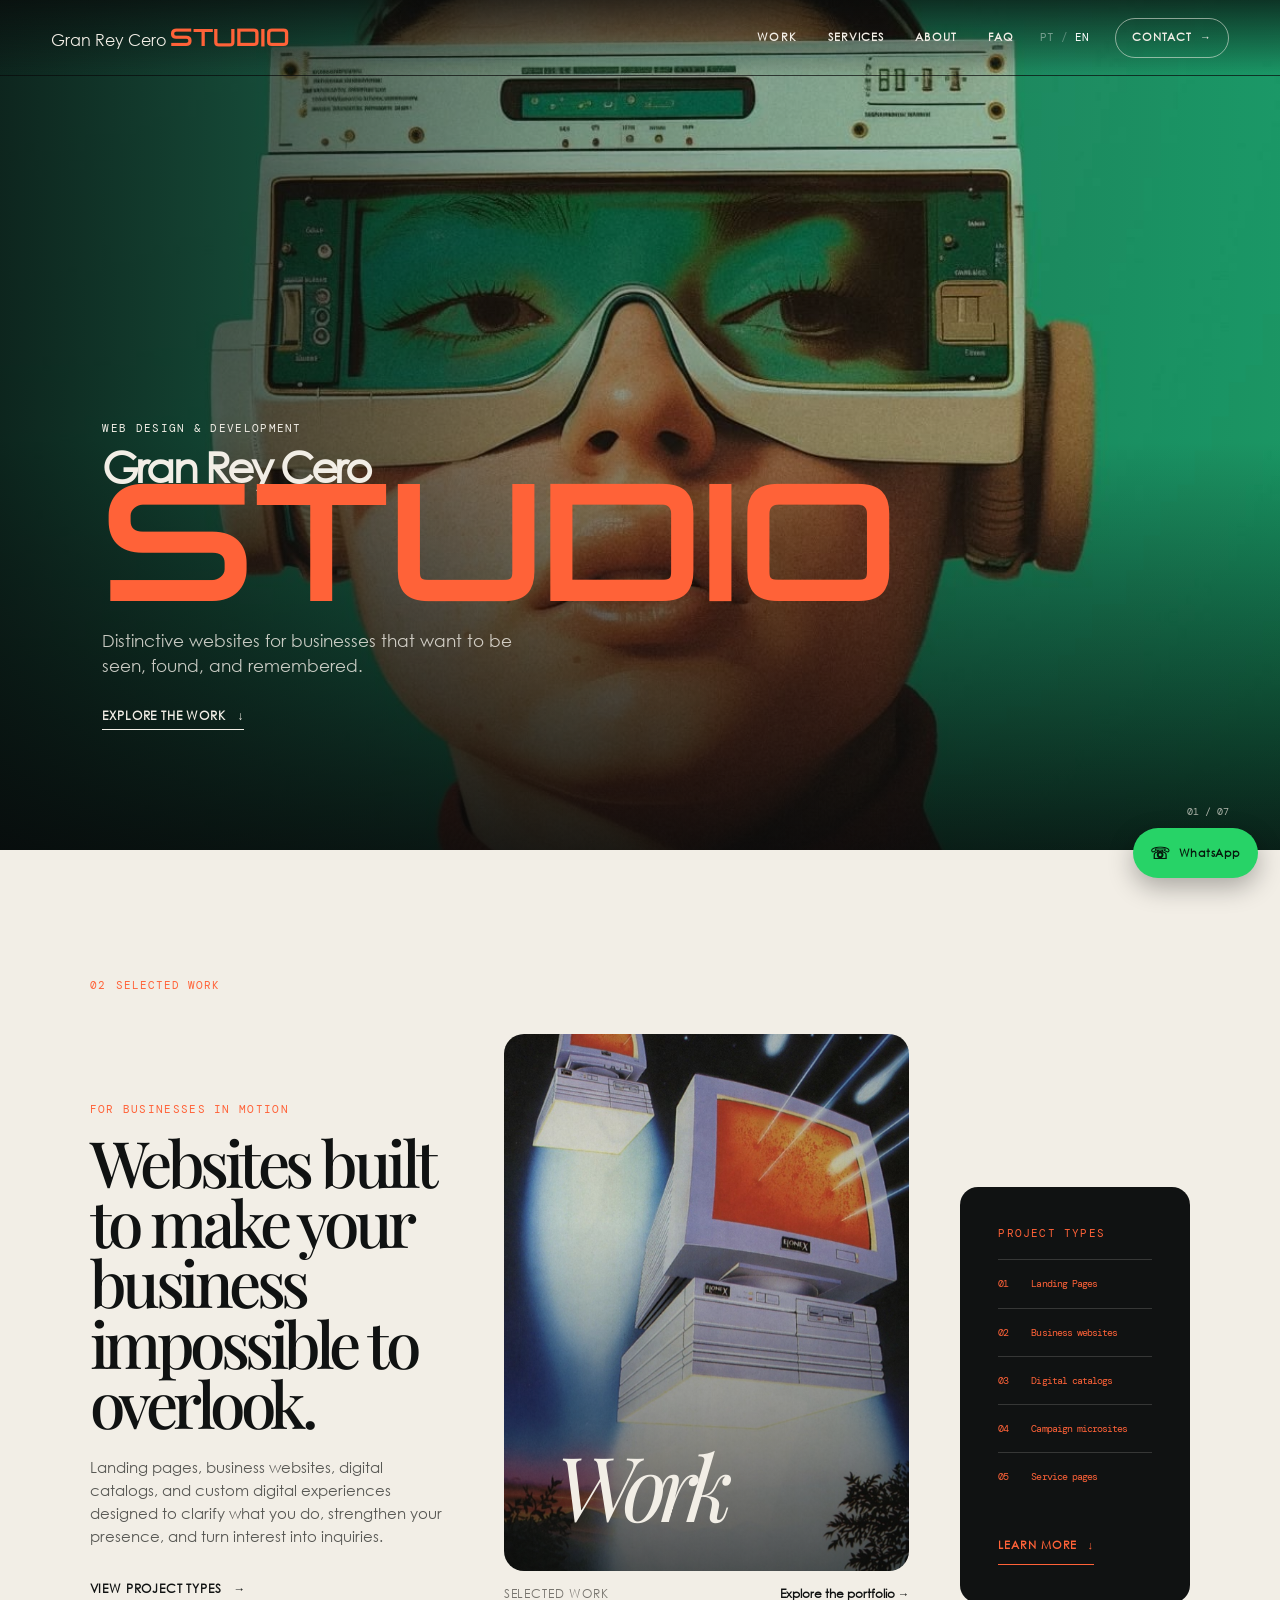
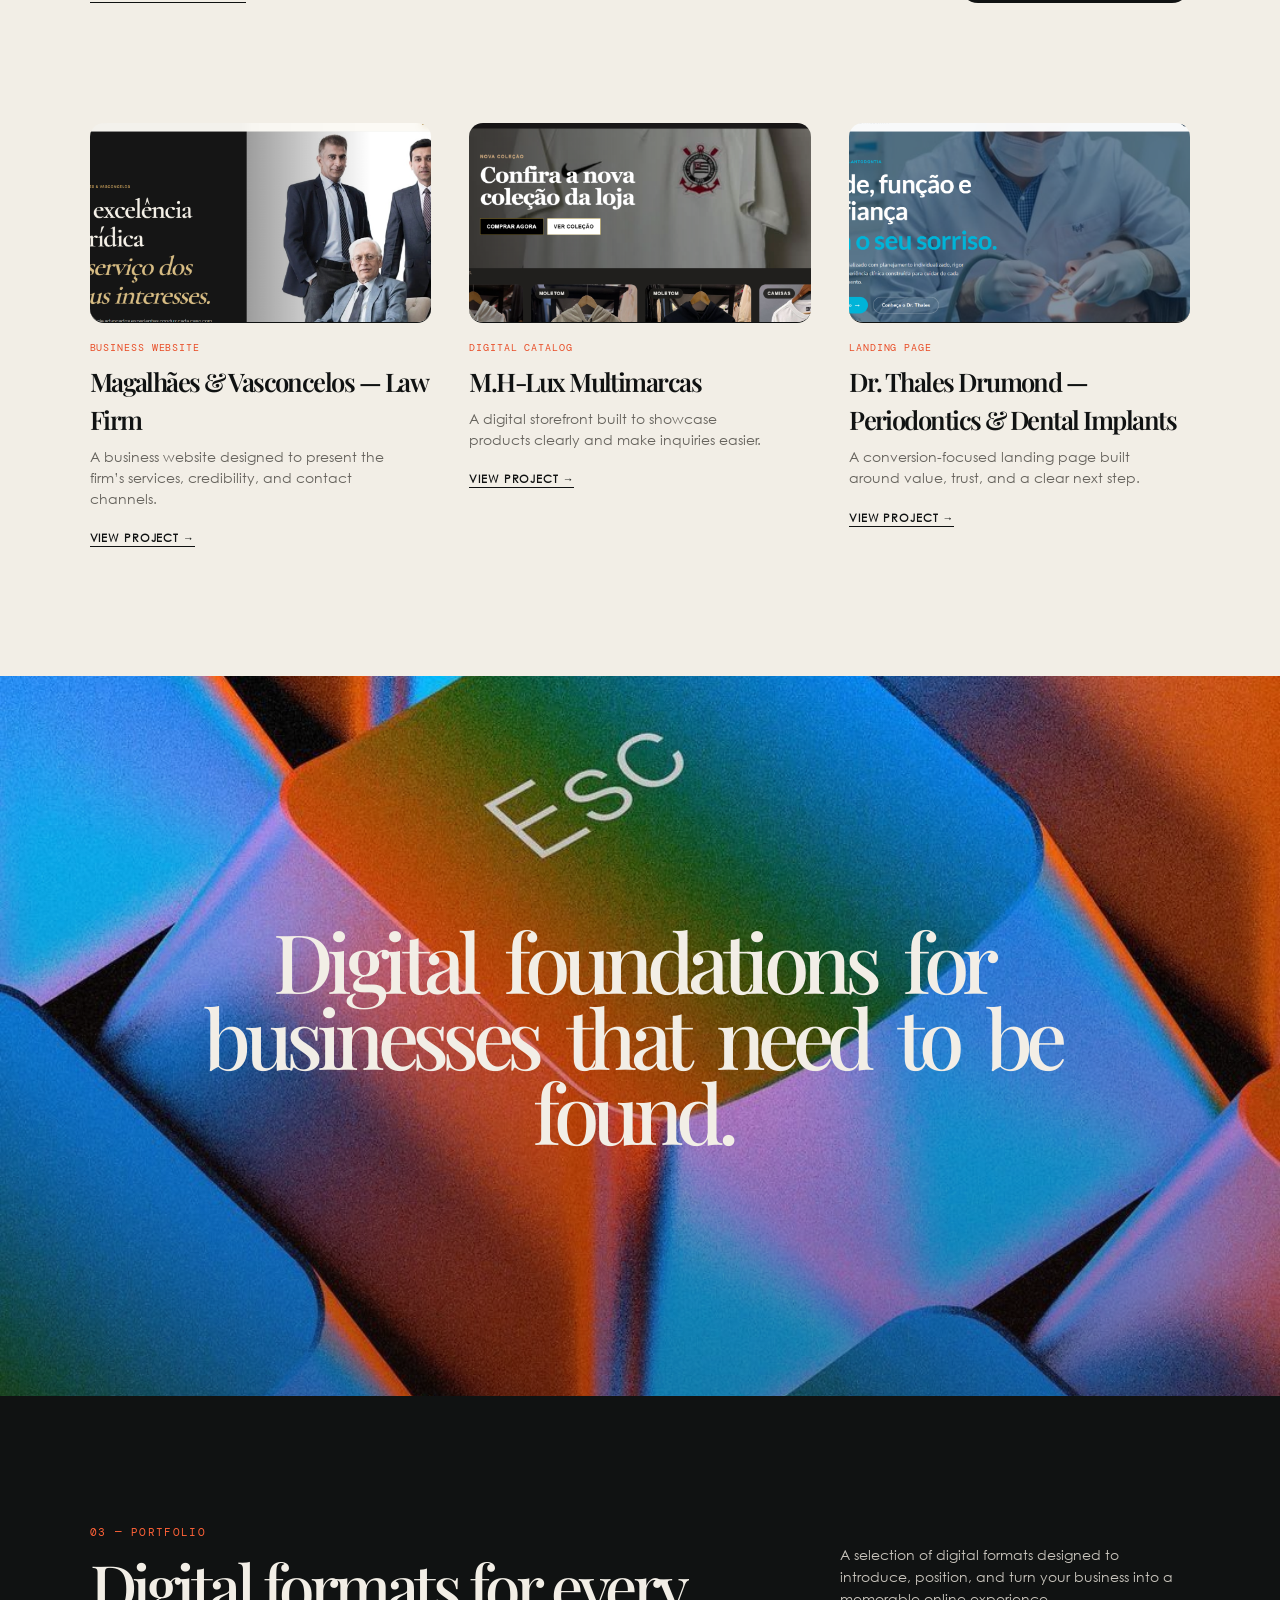
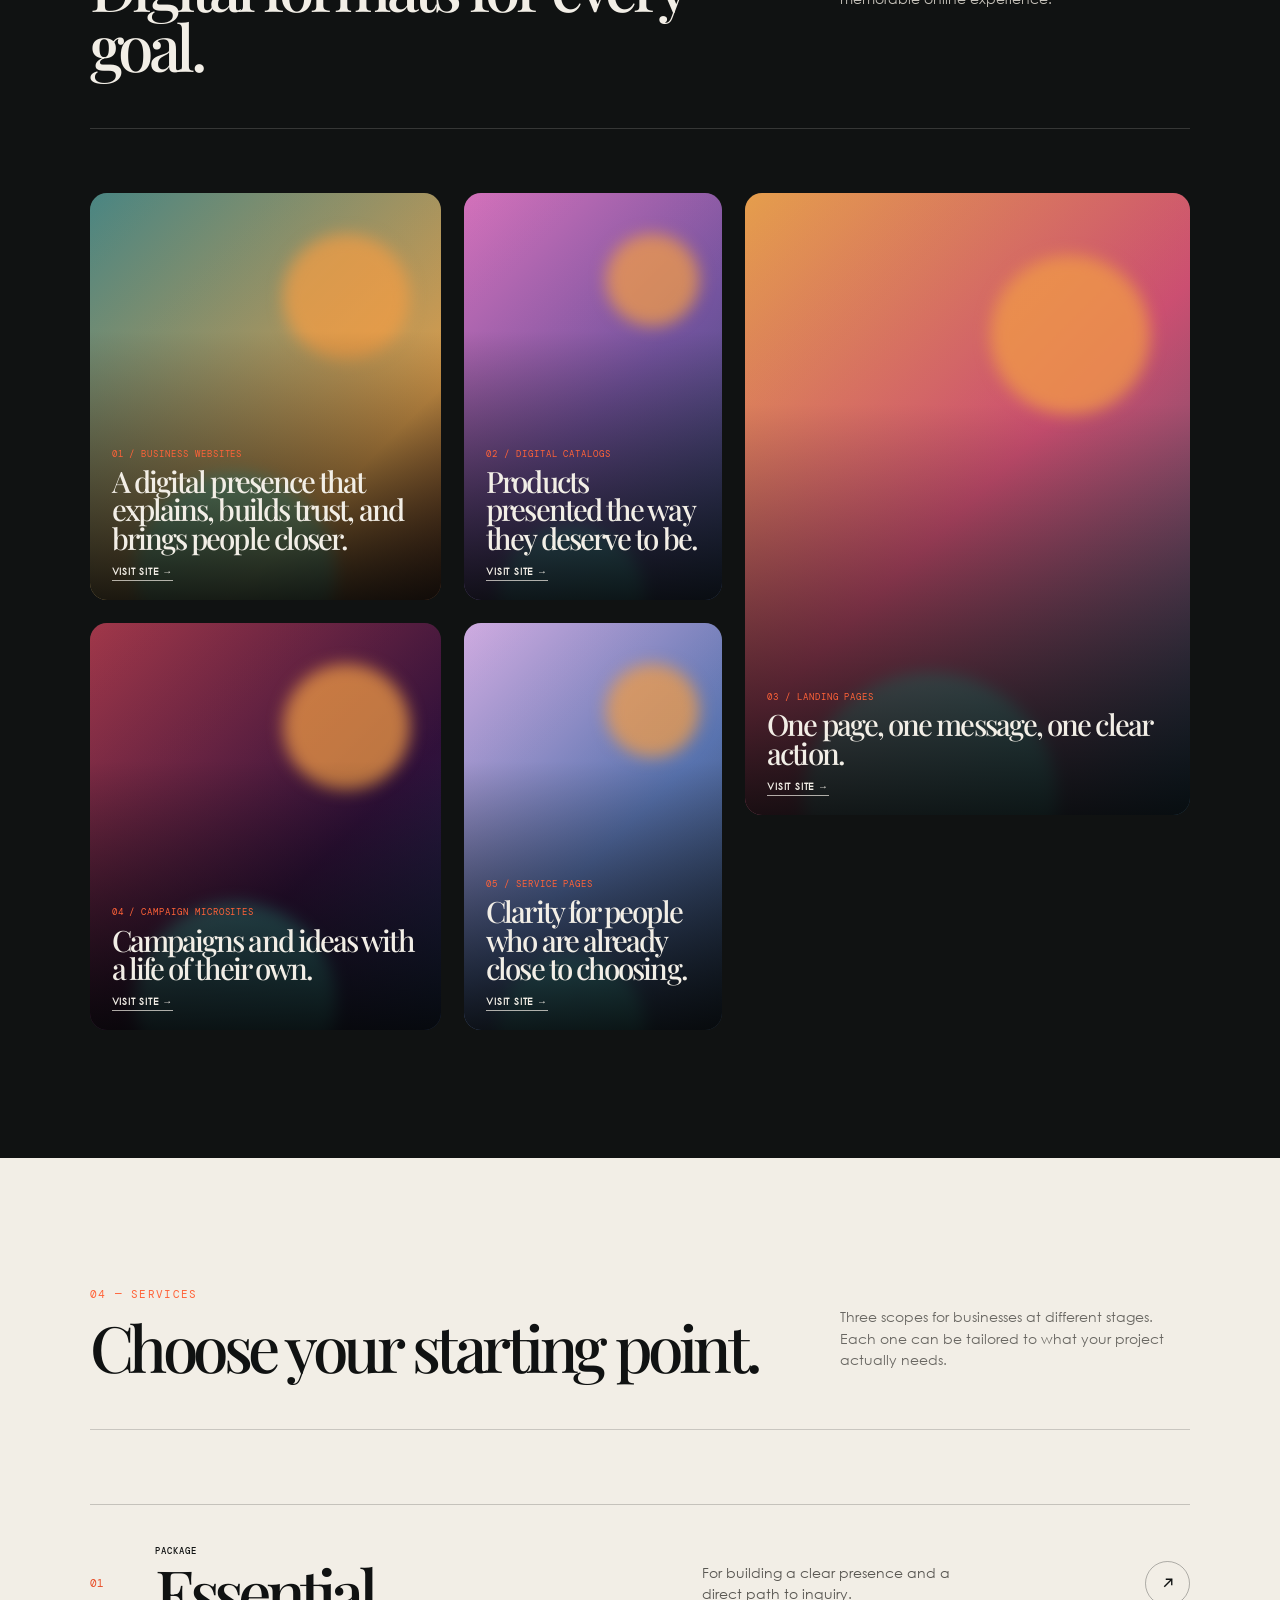
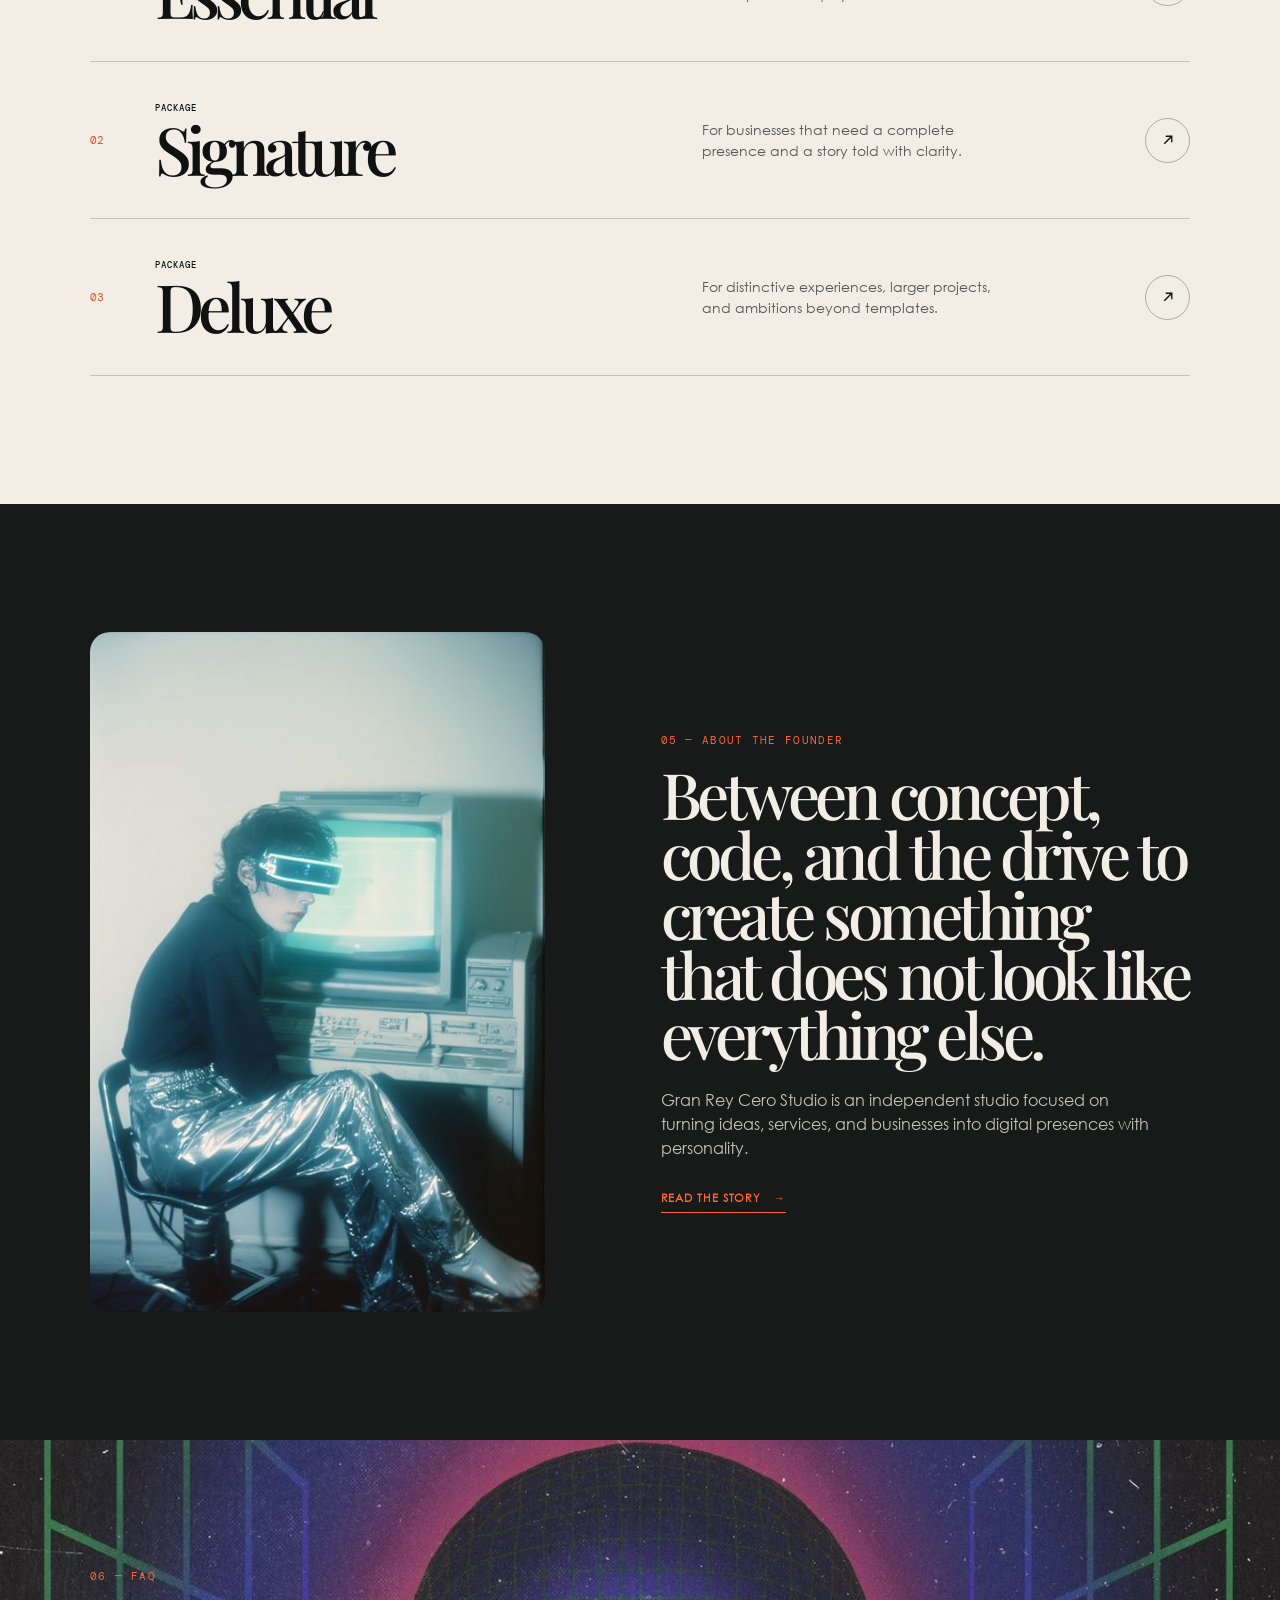
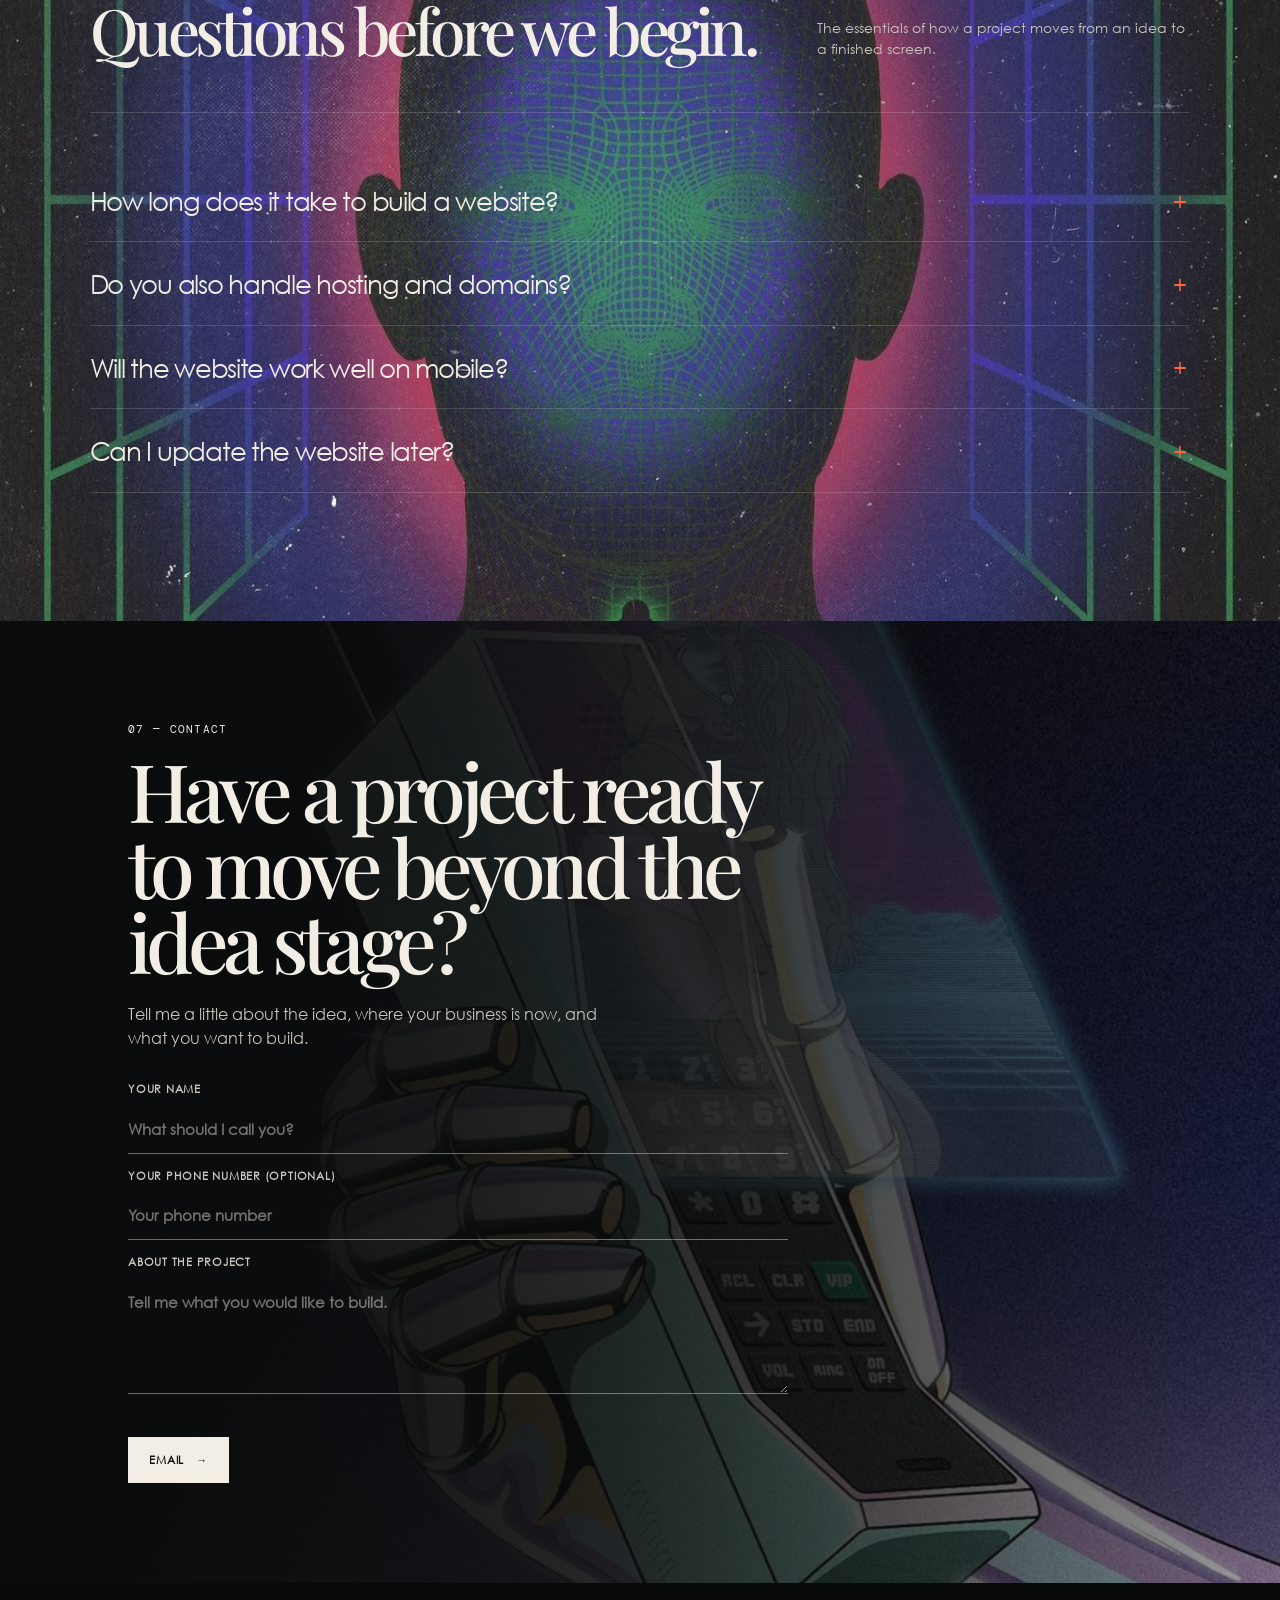
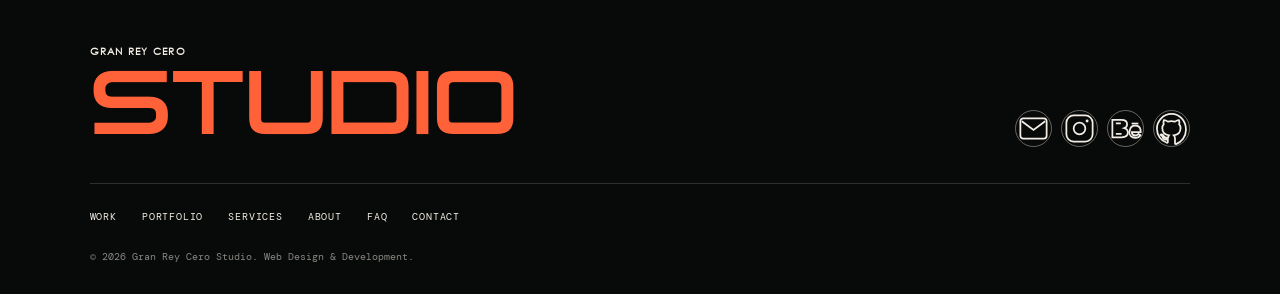
<file: index.html>
<!doctype html>
<html lang="pt-BR">
<head>
  <meta charset="UTF-8" />
  <meta name="viewport" content="width=device-width, initial-scale=1.0" />
  <meta
    name="description"
    content="Gran Rey Cero Studio — Web Design & Development."
    data-i18n-content="meta.description"/>
  <title>Gran Rey Cero Studio — Web Design & Development</title>
  <link rel="preconnect" href="https://fonts.googleapis.com" />
  <link rel="preconnect" href="https://fonts.gstatic.com" crossorigin />
  <link
    href="https://fonts.googleapis.com/css2?family=DM+Mono:wght@400;500&family=DM+Sans:wght@400;500;600;700&family=Playfair+Display:ital,wght@0,500;0,600;0,700;1,500;1,600&display=swap"
    rel="stylesheet"/>
  <link
    rel="icon"
    type="image/png"
    sizes="32x32"
    href="./src/favicon-32x32.png"/>
  <link rel="stylesheet" href="style.css" />
</head>
<body>
  <div id="page-top" aria-hidden="true"></div>
  <div class="loader" id="loader" aria-hidden="true">
    <p>GRAN REY CERO <span>STUDIO</span></p>
    <i></i>
  </div>
  <header class="site-header" id="topo">
    <a
      class="brand"
      href="#inicio"
      aria-label="Voltar ao início">
      <span>Gran Rey Cero</span>
      <strong>Studio</strong>
    </a>
    <nav class="desktop-nav" aria-label="Navegação principal">
      <a href="#projetos" data-i18n="nav.projects">Projetos</a>
      <a href="#servicos" data-i18n="nav.services">Serviços</a>
      <a href="#sobre" data-i18n="nav.about">Sobre</a>
      <!-- Reativar quando houver depoimentos reais -->
      <!-- <a href="#avaliacoes" data-i18n="nav.testimonials">Avaliações</a> -->
      <a href="#faq" data-i18n="nav.faq">FAQ</a>
    </nav>
    <div class="language-switcher" aria-label="Selecionar idioma">
      <button
        class="language-button"
        type="button"
        data-language="pt"
        aria-label="Mudar idioma para português"
        aria-pressed="true">PT</button>
      <span class="language-divider" aria-hidden="true">/</span>
      <button
        class="language-button"
        type="button"
        data-language="en"
        aria-label="Switch language to English"
        aria-pressed="false">EN</button>
    </div>
    <a class="header-contact" href="#contato">
      <span data-i18n="nav.contact">Contato</span>
      <span aria-hidden="true">→</span>
    </a>
    <button
      class="menu-toggle"
      id="menu-toggle"
      type="button"
      aria-label="Abrir menu"
      data-i18n-aria-label="aria.menu.open"
      aria-expanded="false"
      aria-controls="mobile-menu">
      <span></span>
      <span></span>
      <span></span>
    </button>
  </header>
  <nav
    class="mobile-menu"
    id="mobile-menu"
    aria-label="Navegação mobile">
    <a href="#projetos" data-i18n="nav.projects">Projetos</a>
    <a href="#servicos" data-i18n="nav.services">Serviços</a>
    <a href="#sobre" data-i18n="nav.about">Sobre</a>
    <a href="#faq" data-i18n="nav.faq">FAQ</a>
    <!-- Reativar quando houver depoimentos reais -->
    <!-- <a href="#avaliacoes" data-i18n="nav.testimonials">Avaliações</a> -->
    <a href="#contato" data-i18n="nav.contact">Contato</a>
    <div
      class="language-switcher language-switcher-mobile"
      aria-label="Selecionar idioma">
      <button
        class="language-button"
        type="button"
        data-language="pt"
        aria-label="Mudar idioma para português"
        aria-pressed="true">PT</button>
      <span class="language-divider" aria-hidden="true">/</span>
      <button
        class="language-button"
        type="button"
        data-language="en"
        aria-label="Switch language to English"
        aria-pressed="false">EN</button>
    </div>
  </nav>
  <main>
    <section class="hero" id="inicio">
      <div
        class="hero-media media-placeholder hero-image"
        data-label="IMAGEM HERO · RETROFUTURISTA"></div>
      <div class="hero-shade"></div>
      <div class="hero-content reveal">
        <p class="eyebrow" data-i18n="hero.eyebrow">
          Web Design &amp; Development
        </p>
        <h1>
          <span>Gran Rey Cero</span>
          <strong>Studio</strong>
        </h1>
        <p class="hero-copy" data-i18n="hero.copy">
          Sites autorais para negócios que querem ser percebidos, encontrados e lembrados.
        </p>
        <a class="text-link light" href="#projetos">
          <span data-i18n="hero.cta">Conheça os projetos</span>
          <span aria-hidden="true">↓</span>
        </a>
      </div>
      <p class="hero-index" aria-hidden="true">01 / 07</p>
    </section>
    <section class="intro section" id="projetos">
      <div class="section-kicker reveal">
        <span>02</span>
        <span data-i18n="projects.kicker">Projetos em destaque</span>
      </div>
      <div class="intro-grid">
        <div class="intro-copy reveal">
          <p class="eyebrow accent" data-i18n="projects.eyebrow">
            Para negócios em movimento
          </p>
          <h2 data-i18n="projects.title">
            Sites feitos para tornar o seu negócio impossível de ignorar.
          </h2>
          <p data-i18n="projects.copy">
            Landing pages, sites institucionais, catálogos digitais e experiências
            sob medida pensadas para explicar o que você faz, valorizar sua presença
            e facilitar o próximo contato.
          </p>
          <a class="text-link" href="#servicos">
            <span data-i18n="projects.cta">Ver tipos de projeto</span>
            <span aria-hidden="true">→</span>
          </a>
        </div>
        <article class="feature-project reveal">
          <div
            class="feature-visual media-placeholder"
            data-label="IMAGEM MALUCA · PROJETOS">
            <span data-i18n="nav.projects">Projetos</span>
          </div>
          <div class="feature-project-caption">
            <p data-i18n="projects.selected">Seleção de trabalhos</p>
            <a href="#portfolio">
              <span data-i18n="projects.explore">Explorar portfólio</span>
              <span aria-hidden="true">→</span>
            </a>
          </div>
        </article>
        <aside class="project-types reveal">
          <p class="project-types-title" data-i18n="projects.types">
            Tipos de projeto
          </p>
          <ol>
            <li>
              <span>01</span>
              <span data-i18n="projects.type.landing">Landing Pages</span>
            </li>
            <li>
              <span>02</span>
              <span data-i18n="projects.type.business">Sites institucionais</span>
            </li>
            <li>
              <span>03</span>
              <span data-i18n="projects.type.catalog">Catálogos digitais</span>
            </li>
            <li>
              <span>04</span>
              <span data-i18n="projects.type.hotsites">Hotsites</span>
            </li>
            <li>
              <span>05</span>
              <span data-i18n="projects.type.service">Páginas de serviço</span>
            </li>
          </ol>
          <a class="mini-button" href="#servicos">
            <span data-i18n="projects.more">Saiba mais</span>
            <span aria-hidden="true">↓</span>
          </a>
        </aside>
      </div>
      <div class="mini-projects">
        <article class="mini-project reveal">
          <a
            class="mini-project-image project-image-link"
            href="https://caio1chigo.github.io/adv-landing/"
            target="_blank"
            rel="noreferrer"
            aria-label="Abrir projeto Magalhães e Vasconcelos Advocacia">
            <span class="project-image-motion project-one"></span>
          </a>
          <p class="project-category" data-i18n="project.law.category">
            Institucional
          </p>
          <h3 data-i18n="project.law.title">
            Magalhães e Vasconcelos — Advocacia
          </h3>
          <p data-i18n="project.law.copy">
            Site institucional para apresentar serviços, estrutura e canais de contato.
          </p>
          <a
            href="https://caio1chigo.github.io/adv-landing/"
            target="_blank"
            rel="noreferrer">
            <span data-i18n="project.view">Ver projeto</span>
            <span aria-hidden="true">→</span>
          </a>
        </article>
        <article class="mini-project reveal">
          <a
            class="mini-project-image project-image-link"
            href="https://caio1chigo.github.io/m.h-lux/"
            target="_blank"
            rel="noreferrer"
            aria-label="Abrir projeto M.H-Lux Multimarcas">
            <span class="project-image-motion project-two"></span>
          </a>
          <p class="project-category" data-i18n="project.catalog.category">
            Catálogo digital
          </p>
          <h3 data-i18n="project.catalog.title">
            M.H-Lux Multimarcas
          </h3>
          <p data-i18n="project.catalog.copy">
            Vitrine digital criada para exibir produtos e gerar pedidos com clareza.
          </p>
          <a
            href="https://caio1chigo.github.io/m.h-lux/"
            target="_blank"
            rel="noreferrer">
            <span data-i18n="project.view">Ver projeto</span>
            <span aria-hidden="true">→</span>
          </a>
        </article>
        <article class="mini-project reveal">
          <a
            class="mini-project-image project-image-link"
            href="https://caio1chigo.github.io/dr-caio/"
            target="_blank"
            rel="noreferrer"
            aria-label="Abrir projeto Dr. Thales Drumond, Periodontia e Implantes">
            <span class="project-image-motion project-three"></span>
          </a>
          <p class="project-category" data-i18n="project.dental.category">
            Landing page
          </p>
          <h3 data-i18n="project.dental.title">
            Dr. Thales Drumond — Periodontia e Implantes
          </h3>
          <p data-i18n="project.dental.copy">
            Página de conversão com foco em proposta de valor, confiança e ação.
          </p>
          <a
            href="https://caio1chigo.github.io/dr-caio/"
            target="_blank"
            rel="noreferrer">
            <span data-i18n="project.view">Ver projeto</span>
            <span aria-hidden="true">→</span>
          </a>
        </article>
      </div>
    </section>
    <section class="impact-banner">
      <div
        class="impact-image media-placeholder"
        data-label="IMAGEM DE IMPACTO"
      ></div>
      <div class="impact-overlay"></div>
      <p
        class="impact-statement"
        data-i18n="impact.statement"
        data-split-text>
        Estruturas digitais para negócios que precisam ser encontrados.
      </p>
    </section>
    <section class="portfolio section" id="portfolio">
      <div class="section-heading reveal">
        <div>
          <p class="eyebrow accent" data-i18n="portfolio.eyebrow">
            03 — Portfólio
          </p>
          <h2 data-i18n="portfolio.title">
            Formatos para cada objetivo.
          </h2>
        </div>
        <p data-i18n="portfolio.copy">
          Uma seleção de caminhos possíveis para apresentar, posicionar e transformar
          o seu negócio em uma experiência digital memorável.
        </p>
      </div>
      <div class="portfolio-layout">
        <article class="portfolio-card card-institutional reveal">
          <div class="media-placeholder" data-label="SITES INSTITUCIONAIS"></div>
          <div class="portfolio-card-content">
            <p data-i18n="portfolio.institutional.label">
              01 / Sites institucionais
            </p>
            <h3 data-i18n="portfolio.institutional.title">
              Presença que explica, convence e aproxima.
            </h3>
            <a href="#">
              <span data-i18n="portfolio.visit">Ir para o site</span>
              <span aria-hidden="true">→</span>
            </a>
          </div>
        </article>
        <article class="portfolio-card card-catalog reveal">
          <div class="media-placeholder" data-label="CATÁLOGOS DIGITAIS"></div>
          <div class="portfolio-card-content">
            <p data-i18n="portfolio.catalog.label">
              02 / Catálogos digitais
            </p>
            <h3 data-i18n="portfolio.catalog.title">
              Produtos apresentados do jeito certo.
            </h3>
            <a href="#">
              <span data-i18n="portfolio.visit">Ir para o site</span>
              <span aria-hidden="true">→</span>
            </a>
          </div>
        </article>
        <article class="portfolio-card card-landing reveal">
          <div class="media-placeholder" data-label="LANDING PAGES"></div>
          <div class="portfolio-card-content">
            <p data-i18n="portfolio.landing.label">
              03 / Landing pages
            </p>
            <h3 data-i18n="portfolio.landing.title">
              Uma página, uma mensagem, uma ação.
            </h3>
            <a href="#">
              <span data-i18n="portfolio.visit">Ir para o site</span>
              <span aria-hidden="true">→</span>
            </a>
          </div>
        </article>
        <article class="portfolio-card card-hotsite reveal">
          <div class="media-placeholder" data-label="HOTSITES"></div>
          <div class="portfolio-card-content">
            <p data-i18n="portfolio.hotsite.label">
              04 / Hotsites
            </p>
            <h3 data-i18n="portfolio.hotsite.title">
              Campanhas e ideias com vida própria.
            </h3>
            <a href="#">
              <span data-i18n="portfolio.visit">Ir para o site</span>
              <span aria-hidden="true">→</span>
            </a>
          </div>
        </article>
        <article class="portfolio-card card-service-page reveal">
          <div class="media-placeholder" data-label="PÁGINAS DE SERVIÇO"></div>
          <div class="portfolio-card-content">
            <p data-i18n="portfolio.service.label">
              05 / Páginas de serviço
            </p>
            <h3 data-i18n="portfolio.service.title">
              Clareza para quem já está perto de decidir.
            </h3>
            <a href="#">
              <span data-i18n="portfolio.visit">Ir para o site</span>
              <span aria-hidden="true">→</span>
            </a>
          </div>
        </article>
      </div>
    </section>
    <section class="services section" id="servicos">
      <div class="section-heading reveal">
        <div>
          <p class="eyebrow accent" data-i18n="services.eyebrow">
            04 — Serviços
          </p>
          <h2 data-i18n="services.title">
            Escolha o ponto de partida.
          </h2>
        </div>
        <p data-i18n="services.copy">
          Três escopos para negócios em momentos diferentes. Todos podem ser
          adaptados ao que o seu projeto realmente precisa.
        </p>
      </div>
      <div class="service-stack">
        <article class="service-card reveal" data-service-card>
          <button class="service-cover" type="button" aria-expanded="false">
            <span class="service-number">01</span>
            <span class="service-title">
              <small data-i18n="services.package">Pacote</small>
              Essential
            </span>
            <span class="service-summary" data-i18n="services.essential.summary">
              Para começar com presença, clareza e um caminho direto para contato.
            </span>
            <span class="service-open" aria-hidden="true">
              <svg viewBox="0 0 24 24" fill="none" stroke="currentColor" stroke-width="1.8">
                <path d="M7 17L17 7"></path>
                <path d="M9 7h8v8"></path>
              </svg>
            </span>
          </button>
          <div class="service-expanded">
            <button
              class="service-close"
              type="button"
              aria-label="Fechar pacote Essencial">×</button>
            <button
              class="service-arrow service-arrow-prev"
              type="button"
              aria-label="Ver painel anterior">←</button>
            <button
              class="service-arrow service-arrow-next"
              type="button"
              aria-label="Ver próximo painel">→</button>
            <div class="service-track">
              <section class="service-panel service-panel-image service-essential-01"></section>
              <section class="service-panel service-panel-copy">
                <p class="eyebrow accent">Essential</p>
                <h3 data-i18n="services.essential.title">
                  O necessário para entrar no digital com intenção.</h3>
                <p data-i18n="services.essential.copy">
                  Uma estrutura objetiva para profissionais e pequenos negócios
                  que precisam explicar sua oferta e facilitar o primeiro contato.</p>
                <ul>
                  <li data-i18n="services.essential.item1">
                    Landing page ou página de serviço</li>
                  <li data-i18n="services.essential.item2">
                    Design responsivo</li>
                  <li data-i18n="services.essential.item3">
                    Integração com WhatsApp</li>
                </ul>
              </section>
              <section class="service-panel service-panel-image service-essential-02"></section>
              <section class="service-panel service-panel-copy">
                <p class="eyebrow accent" data-i18n="services.includes">
                  Inclui</p>
                <h3 data-i18n="services.essential.includes.title">
                  Construção, publicação e orientação inicial.</h3>
                <p data-i18n="services.essential.includes.copy">
                  Hospedagem e suporte podem ser contratados conforme a necessidade
                  do projeto.</p>
                <a class="solid-button" href="#contato">
                  <span data-i18n="services.quote">Solicitar orçamento</span>
                  <span aria-hidden="true">→</span></a>
              </section>
            </div>
          </div>
        </article>
        <article class="service-card reveal" data-service-card>
          <button class="service-cover" type="button" aria-expanded="false">
            <span class="service-number">02</span>
            <span class="service-title">
              <small data-i18n="services.package">Pacote</small>
              Signature</span>
            <span class="service-summary" data-i18n="services.signature.summary">
              Para negócios que precisam de presença completa e uma história bem contada.
            </span>
            <span class="service-open" aria-hidden="true">
              <svg viewBox="0 0 24 24" fill="none" stroke="currentColor" stroke-width="1.8">
                <path d="M7 17L17 7"></path>
                <path d="M9 7h8v8"></path>
              </svg>
            </span>
          </button>
          <div class="service-expanded">
            <button
              class="service-close"
              type="button"
              aria-label="Fechar pacote Signature">×</button>
            <button
              class="service-arrow service-arrow-prev"
              type="button"
              aria-label="Ver painel anterior">←</button>
            <button
              class="service-arrow service-arrow-next"
              type="button"
              aria-label="Ver próximo painel">→</button>
            <div class="service-track">
              <section class="service-panel service-panel-image service-signature-01"></section>
              <section class="service-panel service-panel-copy">
                <p class="eyebrow accent">Signature</p>
                <h3 data-i18n="services.signature.title">
                  Uma presença digital com mais camadas.</h3>
                <p data-i18n="services.signature.copy">
                  Para negócios que precisam apresentar marca, serviços, diferenciais,
                  provas e caminhos de contato em uma experiência mais completa.</p>
                <ul>
                  <li data-i18n="services.signature.item1">
                    Site institucional multipágina</li>
                  <li data-i18n="services.signature.item2">
                    Arquitetura de conteúdo</li>
                  <li data-i18n="services.signature.item3">
                    Formulários e rastreamento básico</li>
                </ul>
              </section>
              <section class="service-panel service-panel-image service-signature-02"></section>
              <section class="service-panel service-panel-copy">
                <p class="eyebrow accent" data-i18n="services.support">
                  Suporte</p>
                <h3 data-i18n="services.signature.support.title">
                  Estrutura para continuar evoluindo.</h3>
                <p data-i18n="services.signature.support.copy">
                  Inclui publicação, orientação de uso e possibilidade de manutenção mensal.</p>
                <a class="solid-button" href="#contato">
                  <span data-i18n="services.quote">Solicitar orçamento</span>
                  <span aria-hidden="true">→</span></a>
              </section>
            </div>
          </div>
        </article>
        <article class="service-card reveal" data-service-card>
          <button class="service-cover" type="button" aria-expanded="false">
            <span class="service-number">03</span>
            <span class="service-title">
              <small data-i18n="services.package">Pacote</small>Deluxe</span>
            <span class="service-summary" data-i18n="services.deluxe.summary">
              Para experiências autorais, projetos maiores e ambições sem template.</span>
            <span class="service-open" aria-hidden="true">
              <svg viewBox="0 0 24 24" fill="none" stroke="currentColor" stroke-width="1.8">
                <path d="M7 17L17 7"></path>
                <path d="M9 7h8v8"></path>
              </svg>
            </span>
          </button>
          <div class="service-expanded">
            <button
              class="service-close"
              type="button"
              aria-label="Fechar pacote Deluxe">×</button>
            <button
              class="service-arrow service-arrow-prev"
              type="button"
              aria-label="Ver painel anterior">←</button>
            <button
              class="service-arrow service-arrow-next"
              type="button"
              aria-label="Ver próximo painel">→</button>
            <div class="service-track">
              <section class="service-panel service-panel-image service-deluxe-01"></section>
              <section class="service-panel service-panel-copy">
                <p class="eyebrow accent">Deluxe</p>
                <h3 data-i18n="services.deluxe.title">
                  Um projeto feito para ter assinatura.</h3>
                <p data-i18n="services.deluxe.copy">
                  Para marcas que precisam de uma experiência digital exclusiva,
                  recursos sob medida, narrativa visual e presença realmente diferenciada.</p>
                <ul>
                  <li data-i18n="services.deluxe.item1">
                    Design e desenvolvimento sob medida</li>
                  <li data-i18n="services.deluxe.item2">
                    Animações e interações autorais</li>
                  <li data-i18n="services.deluxe.item3">
                    Estratégia de páginas e integrações
                  </li>
                </ul>
              </section>
              <section class="service-panel service-panel-image service-deluxe-02"></section>
              <section class="service-panel service-panel-copy">
                <p class="eyebrow accent" data-i18n="services.partnership"> Acompanhamento</p>
                <h3 data-i18n="services.deluxe.partnership.title">
                  Um parceiro técnico para a próxima fase.</h3>
                <p data-i18n="services.deluxe.partnership.copy">
                  Possibilidade de suporte, hospedagem, expansão contínua e novas funcionalidades.</p>
                <a class="solid-button" href="#contato">
                  <span data-i18n="services.quote">Solicitar orçamento</span>
                  <span aria-hidden="true">→</span></a>
              </section>
            </div>
          </div>
        </article>
      </div>
    </section>
    <section class="about section" id="sobre">
      <div
        class="about-visual media-placeholder reveal"
        data-label="IMAGEM RETROFUTURISTA · FUNDADOR"></div>
      <div class="about-copy reveal">
        <p class="eyebrow accent" data-i18n="about.eyebrow">
          05 — Sobre o fundador</p>
        <h2 data-i18n="about.title">
          Entre conceito, código e a vontade de fazer algo que não pareça igual.</h2>
        <p data-i18n="about.copy">
          Gran Rey Cero Studio é um estúdio independente focado em transformar ideias,
          serviços e negócios em presenças digitais com personalidade.</p>
        <button
          class="about-trigger"
          id="about-trigger"
          type="button"
          aria-expanded="false"
          aria-controls="about-panel"
          data-i18n-aria-label="aria.about.open">
          Conheça a história
          <span aria-hidden="true">→</span>
        </button>
        <div class="about-panel" id="about-panel">
          <p data-i18n="about.panel">
            Meu foco é criar sites que equilibrem estética, clareza e função.
            Cada projeto começa entendendo o que torna um negócio único e termina
            com uma estrutura que ajuda pessoas a encontrá-lo, entendê-lo e entrar
            em contato.</p>
        </div>
      </div>
    </section>
    <section class="faq section" id="faq">
      <div
        class="faq-backdrop media-placeholder"
        data-label="TEXTURA / FOTO DE FUNDO"></div>
      <div class="faq-inner">
        <div class="section-heading reveal">
          <div>
            <p class="eyebrow accent" data-i18n="faq.eyebrow">
              06 — FAQ</p>
            <h2 data-i18n="faq.title">
              Perguntas antes de começar.
            </h2>
          </div>
          <p data-i18n="faq.copy">
            O básico para entender como um projeto sai da ideia e ganha forma na tela.</p>
        </div>
        <div class="faq-list reveal">
          <details>
            <summary>
              <span data-i18n="faq.q1">
                Quanto tempo leva para criar um site?
              </span>
              <span aria-hidden="true">+</span>
            </summary>
            <div class="faq-answer">
              <p data-i18n="faq.a1">
                O prazo depende do tamanho e da complexidade, mas um projeto começa
                com escopo, conteúdo e referências bem definidos. Depois disso,
                o cronograma é organizado por etapas.</p>
            </div>
          </details>
          <details>
            <summary>
              <span data-i18n="faq.q2">
                Você também cuida de hospedagem e domínio?
              </span>
              <span aria-hidden="true">+</span>
            </summary>
            <div class="faq-answer">
              <p data-i18n="faq.a2">
                Sim. Posso orientar ou assumir a configuração de domínio,
                hospedagem e publicação, conforme o pacote escolhido.</p>
            </div>
          </details>
          <details>
            <summary>
              <span data-i18n="faq.q3">
                O site funciona bem no celular?
              </span>
              <span aria-hidden="true">+</span>
            </summary>
            <div class="faq-answer">
              <p data-i18n="faq.a3">
                Sim. A construção é responsiva desde o início para que a navegação
                faça sentido em telas grandes e pequenas.</p>
            </div>
          </details>
          <details>
            <summary>
              <span data-i18n="faq.q4">
                Posso atualizar o site depois?
              </span>
              <span aria-hidden="true">+</span>
            </summary>
            <div class="faq-answer">
              <p data-i18n="faq.a4">
                Sim. Dependendo do projeto, a atualização pode ser feita por você,
                via uma estrutura combinada, ou por suporte contínuo do estúdio.
              </p>
            </div>
          </details>
        </div>
      </div>
    </section>
    <!--
    Reativar esta seção apenas quando houver depoimentos reais.

    <section class="reviews section" id="avaliacoes">
      ...
    </section>
    -->
    <section class="contact" id="contato">
      <div
        class="contact-image media-placeholder"
        data-label="IMAGEM DE CONTATO"></div>
      <div class="contact-shade"></div>
      <div class="contact-content reveal">
        <p class="eyebrow" data-i18n="contact.eyebrow">
          07 — Contato</p>
        <h2 data-i18n="contact.title">
          Tem um projeto que merece existir fora da sua cabeça?</h2>
        <p data-i18n="contact.copy">
          Conte um pouco sobre a ideia, o momento do seu negócio e o que você espera construir.</p>
        <form class="contact-form" id="contact-form">
          <label>
            <span data-i18n="contact.name.label">Seu nome</span>
            <input
              name="nome"
              type="text"
              placeholder="Como posso te chamar?"
              data-i18n-placeholder="contact.name.placeholder" required/>
          </label>
          <label>
            <span data-i18n="contact.phone.label">Seu WhatsApp</span>
            <input
              name="whatsapp"
              type="tel"
              placeholder="(00) 00000-0000"
              data-i18n-placeholder="contact.phone.placeholder"/>
          </label>
          <label>
            <span data-i18n="contact.message.label">Sobre o projeto</span>
            <textarea
              name="mensagem"
              rows="4"
              placeholder="Me conte o que você precisa construir."
              data-i18n-placeholder="contact.message.placeholder"
              required></textarea>
          </label>
          <button class="solid-button light-button" type="submit">
            <span data-i18n="contact.submit">Enviar pelo WhatsApp</span>
            <span aria-hidden="true">→</span>
          </button>
        </form>
      </div>
    </section>
  </main>
  <footer class="site-footer">
    <div class="footer-top">
      <a class="footer-brand" href="#inicio">
        <span>Gran Rey Cero</span>
        <strong>Studio</strong>
      </a>
      <div class="social-links" aria-label="Redes sociais">
        <a href="mailto:caiobarreto1000@hotmail.com" aria-label="Enviar e-mail">
          <svg viewBox="0 0 24 24" fill="none" stroke="currentColor" stroke-width="1.2">
            <rect x="3" y="5" width="18" height="14" rx="2"></rect>
            <path d="M4 7l8 6 8-6"></path>
          </svg>
        </a>
        <a
          href="https://www.instagram.com/kiii0oo/"
          target="_blank"
          rel="noreferrer"
          aria-label="Instagram">
          <svg viewBox="0 0 24 24" fill="none" stroke="currentColor" stroke-width="1.2">
            <rect x="3" y="3" width="18" height="18" rx="5"></rect>
            <circle cx="12" cy="12" r="4"></circle>
            <circle cx="17.2" cy="6.8" r="1" fill="currentColor" stroke="none"></circle>
          </svg>
        </a>
        <a
          href="https://www.behance.net/"
          target="_blank"
          rel="noreferrer"
          aria-label="Behance">
          <svg viewBox="0 0 24 24" fill="none" stroke="currentColor" stroke-width="1.2">
            <path d="M3 6h6.2c2.6 0 3.9 1.2 3.9 3 0 1.4-.8 2.3-1.9 2.7 1.5.4 2.4 1.5 2.4 3.1 0 2.1-1.6 3.2-4.2 3.2H3z"></path>
            <path d="M5.4 8.4h3.4M5.4 15.6h3.9"></path>
            <path d="M15 13.3c.2-2 1.7-3.3 3.7-3.3 2.3 0 3.7 1.5 3.7 4v.5h-6.1c.1 1.4 1 2.3 2.5 2.3 1 0 1.7-.4 2.1-1.1l1.4.9c-.7 1.1-1.9 1.8-3.6 1.8-2.5 0-4.2-1.7-4.2-4.1z"></path>
            <path d="M16.2 8.6h4.6"></path>
          </svg>
        </a>
        <a
          href="https://github.com/caio1chigo"
          target="_blank"
          rel="noreferrer"
          aria-label="GitHub">
          <svg viewBox="0 0 24 24" fill="none" stroke="currentColor" stroke-width="1.2">
            <path d="M12 2C6.5 2 2 6.6 2 12.2c0 4.5 2.9 8.3 6.8 9.6.5.1.7-.2.7-.5v-1.9c-2.8.6-3.4-1.3-3.4-1.3-.4-1.1-1.1-1.4-1.1-1.4-.9-.6.1-.6.1-.6 1 .1 1.6 1.1 1.6 1.1.9 1.6 2.4 1.1 3 .9.1-.7.4-1.1.6-1.4-2.2-.3-4.6-1.1-4.6-5 0-1.1.4-2 1-2.7-.1-.3-.5-1.3.1-2.7 0 0 .8-.3 2.7 1a9.2 9.2 0 0 1 4.9 0c1.9-1.3 2.7-1 2.7-1 .6 1.4.2 2.4.1 2.7.6.7 1 1.6 1 2.7 0 3.9-2.4 4.7-4.6 5 .4.4.8 1.1.8 2.2v3.3c0 .3.2.6.7.5 3.9-1.3 6.8-5.1 6.8-9.6C22 6.6 17.5 2 12 2z"></path>
          </svg>
        </a>
      </div>
    </div>
    <div class="footer-nav">
      <a href="#projetos" data-i18n="nav.projects">Projetos</a>
      <a href="#portfolio" data-i18n="nav.portfolio">Portfólio</a>
      <a href="#servicos" data-i18n="nav.services">Serviços</a>
      <a href="#sobre" data-i18n="nav.about">Sobre</a>
      <a href="#faq" data-i18n="nav.faq">FAQ</a>
      <!-- Reativar quando houver depoimentos reais -->
      <!-- <a href="#avaliacoes" data-i18n="nav.testimonials">Avaliações</a> -->
      <a href="#contato" data-i18n="nav.contact">Contato</a>
    </div>
    <p>
      © <span id="year"></span> Gran Rey Cero Studio.
      Web Design &amp; Development.
    </p>
  </footer>
  <a
    class="whatsapp-float"
    href="https://wa.me/5561982118809"
    target="_blank"
    rel="noreferrer"
    aria-label="Falar pelo WhatsApp"
    data-i18n-aria-label="aria.whatsapp">
    <span>☏</span>
    <b>WhatsApp</b>
  </a>
  <button
    class="back-to-top"
    id="back-to-top"
    type="button"
    aria-label="Voltar ao topo"
    data-i18n-aria-label="aria.top">↑</button>
  <script src="translations.js"></script>
  <script src="script.js"></script>
</body>
</html>
</file>
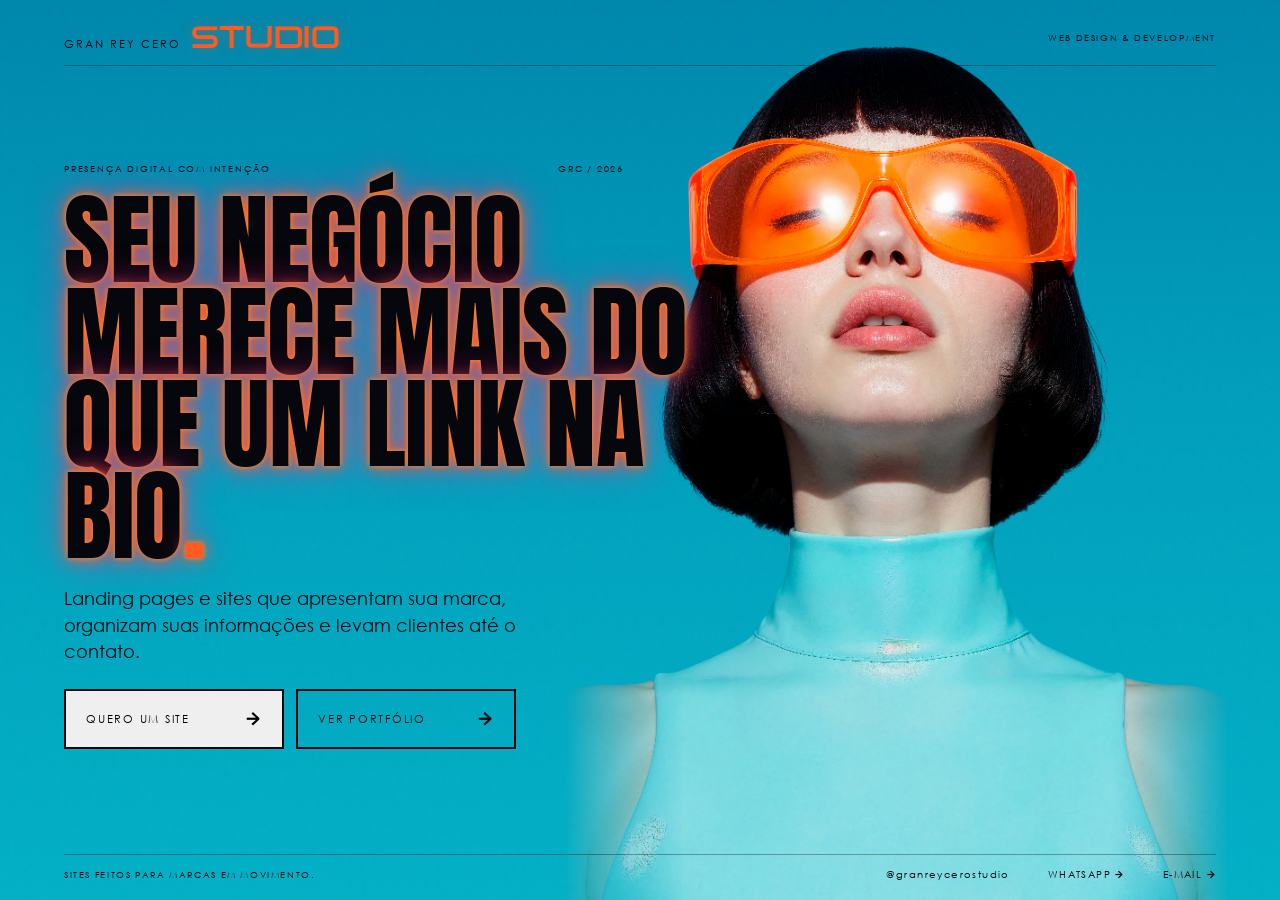
<file: campaign.html>
<!doctype html>
<html lang="pt-BR">
<head>
  <meta charset="utf-8">
  <meta name="viewport" content="width=device-width, initial-scale=1, viewport-fit=cover">
  <meta name="theme-color" content="#0098b6">
  <meta name="description" content="Landing pages e sites que apresentam sua marca, organizam suas informações e levam clientes até o contato.">
  <title>Gran Rey Cero Studio — Mais que um link na bio</title>
  <link rel="stylesheet" href="src/Saved by Zero Rg.otf" type="font/otf" crossorigin>
  <link rel="stylesheet" href="src/weezerfont.ttf" type="font/ttf" crossorigin>
  <link href="https://fonts.googleapis.com/css2?family=Anton&family=DM+Sans:wght@400;500;700&display=swap" rel="stylesheet">
  <link rel="preload" as="image" href="src/stylish-woman-orange-sunglasses (1).jpg" media="(min-width: 801px)">
  <link rel="preload" as="image" href="src/mulher-desktop.png" media="(max-width: 800px)">
  <link rel="stylesheet" href="campaign.css">
  <link rel="icon" type="image/png" sizes="32x32" href="./src/favicon-32x32.png"/>
</head>
<body>
  <main class="campaign">
    <picture class="bg" aria-hidden="true">
      <source media="(max-width: 800px)" srcset="src/mulher-mobile.jpg" type="image/jpeg">
      <source srcset="src/mulher-desktop.png" type="image/png">
      <img src="src/mulher-desktop.png" alt="" fetchpriority="high">
    </picture>
    <div class="grain" aria-hidden="true"></div>

    <header class="masthead">
      <a href="#top" class="wordmark" aria-label="Gran Rey Cero Studio"><small>GRAN REY CERO</small><strong>STUDIO</strong></a>
      <span class="edition">WEB DESIGN &amp; DEVELOPMENT</span>
    </header>

    <section class="hero" id="top">
      <div class="hero-copy">
        <p class="kicker"><span>PRESENÇA DIGITAL COM INTENÇÃO</span><span>GRC / 2026</span></p>
        <h1>SEU NEGÓCIO MERECE MAIS DO QUE UM LINK NA BIO<span class="period">.</span></h1>
        <p class="support">Landing pages e sites que apresentam sua marca, organizam suas informações e levam clientes até o contato.</p>
       <div class="buttons">
  <button class="btn btn-primary" id="open-contact" type="button">
    QUERO UM SITE <span aria-hidden="true">→</span>
  </button>
  <a class="btn btn-secondary" id="portfolio-link" href="index.html">
  VER PORTFÓLIO <span aria-hidden="true">→</span>
</a>
</div>
      </div>
    </section>

    <footer class="footer">
      <span class="footer-note">SITES FEITOS PARA MARCAS EM MOVIMENTO.</span>
      <div class="contact-links">
        <a id="instagram-link" href="#" target="_blank" rel="noopener">@granreycerostudio</a>
        <a id="whatsapp-link" href="#" target="_blank" rel="noopener">WHATSAPP →</a>
        <a id="email-link" href="#" target="_blank" rel="noopener">E-MAIL →</a>
      </div>
    </footer>
  </main>

  <dialog id="contact-dialog" aria-labelledby="dialog-title">
    <div class="dialog-panel">
      <button id="close-dialog" class="close-dialog" aria-label="Fechar" type="button">×</button>
      <p class="dialog-kicker">GRAN REY CERO / CONTATO</p>
      <h2 id="dialog-title">Por onde começamos?</h2>
      <a class="contact-option" id="dialog-whatsapp" href="#" target="_blank" rel="noopener"><span><b>WhatsApp</b><small>Vamos conversar agora</small></span><i>→</i></a>
      <a class="contact-option" id="dialog-email" href="#"><span><b>E-mail</b><small>Conte mais sobre seu projeto</small></span><i>→</i></a>
    </div>
  </dialog>
  <div class="toast" role="status" aria-live="polite"></div>
  <script src="campaign.js"></script>
</body>
</html>
</file>
<file: style.css>
@charset "UTF-8";

@font-face {
  font-family: "Weezerfont";
  src: url("src/weezerfont.ttf") format("truetype");
  font-display: swap;
}

@font-face {
  font-family: "Saved By Zero";
  src: url("src/Saved\ by\ Zero\ Rg.otf") format("opentype");
  font-display: swap;
}

:root {
  --ink: #101212;
  --ink-soft: #181a1a;
  --ink-card: #202323;
  --paper: #f2eee6;
  --paper-muted: #c8c4bc;
  --orange: #ff6238;
  --orange-deep: #e84d27;
  --line: rgba(242, 238, 230, 0.17);
  --display: "Saved By Zero", "Arial Black", sans-serif;
  --sans: "Weezerfont", Arial, sans-serif;
  --serif: "Playfair Display", Georgia, serif;
  --mono: "DM Mono", monospace;
  --max: 1280px;
  --header: 78px;
}
* { box-sizing: border-box; }
html { scroll-behavior: smooth; scroll-padding-top: var(--header); }
body { margin: 0; overflow-x: hidden; background: var(--ink); color: var(--paper); font-family: var(--sans); line-height: 1.5; }
body.menu-open { overflow: hidden; }
img { display: block; max-width: 100%; }
a { color: inherit; text-decoration: none; }
button, input, textarea { font: inherit; }
button { cursor: pointer; }

.loader { position: fixed; inset: 0; z-index: 1000; display: grid; place-content: center; gap: 15px; background: var(--ink); transition: opacity .5s ease, visibility .5s ease; }
.loader.hide { opacity: 0; visibility: hidden; pointer-events: none; }
.loader p { margin: 0; font-size: clamp(1.25rem, 3vw, 2rem); font-weight: 600; letter-spacing: -.06em; }
.loader span { color: var(--orange); font-style: italic; font-family: var(--serif); }
.loader i { display: block; width: 180px; height: 2px; overflow: hidden; background: rgba(255,255,255,.14); }
.loader i::after { display: block; width: 50%; height: 100%; background: var(--orange); content: ""; animation: loader 1.1s ease-in-out infinite; }
@keyframes loader { from { transform: translateX(-120%); } to { transform: translateX(240%); } }

.site-header { position: fixed; top: 0; left: 0; z-index: 100; display: grid; grid-template-columns: 1fr auto 1fr; align-items: center; width: 100%; min-height: var(--header); padding: 12px clamp(20px, 4vw, 62px); border-bottom: 1px solid transparent; background: linear-gradient(180deg, rgba(8,10,10,.7), transparent); transition: background .3s ease, border-color .3s ease, backdrop-filter .3s ease; }
.site-header.scrolled { border-color: var(--line); background: rgba(16,18,18,.82); backdrop-filter: blur(15px); }
.brand strong,
.footer-brand strong { color: var(--orange); font-family: var(--display); font-size: 1.55rem; font-style: normal; font-weight: 400; letter-spacing: .02em;}
.brand span, /* Marca no rodapé */
.footer-brand { display: inline-flex; flex-direction: column; /* ou row se quiser lado a lado */ align-items: flex-start; gap: 0; white-space: nowrap; /* evita quebra de linha indesejada */}
.footer-brand span { font-size: .65rem; font-weight: 600; letter-spacing: .12em; text-transform: uppercase; white-space: nowrap; line-height: 1;}
.footer-brand strong { color: var(--orange); font-family: "Saved By Zero", sans-serif; font-size: 1.55rem; font-style: normal; font-weight: 400; letter-spacing: .02em; white-space: nowrap; line-height: 1;}
.desktop-nav { display: flex; align-items: center; justify-content: center; gap: clamp(17px, 2.6vw, 40px); font-size: .7rem; font-weight: 600; letter-spacing: .1em; text-transform: uppercase; }
.desktop-nav a, .footer-nav a { transition: color .2s ease; }
.desktop-nav a:hover, .footer-nav a:hover { color: var(--orange); }
.header-contact { justify-self: end; padding: 10px 16px; border: 1px solid rgba(242,238,230,.55); border-radius: 999px; font-size: .68rem; font-weight: 600; letter-spacing: .08em; text-transform: uppercase; transition: background .25s ease, color .25s ease, border-color .25s ease; }
.header-contact:hover { border-color: var(--orange); background: var(--orange); color: var(--ink); }
.menu-toggle { display: none; justify-self: end; width: 38px; padding: 8px 0; border: 0; background: transparent; }
.menu-toggle span { display: block; width: 100%; height: 1px; margin: 5px 0; background: var(--paper); transition: transform .25s ease, opacity .25s ease; }
.menu-toggle.active span:nth-child(1) { transform: translateY(6px) rotate(45deg); }
.menu-toggle.active span:nth-child(2) { opacity: 0; }
.menu-toggle.active span:nth-child(3) { transform: translateY(-6px) rotate(-45deg); }
.mobile-menu { position: fixed; inset: var(--header) 0 auto; z-index: 90; display: grid; gap: 18px; padding: 30px 24px 36px; border-bottom: 1px solid var(--line); background: var(--ink); font-family: var(--serif); font-size: clamp(1.8rem, 7vw, 3rem); opacity: 0; pointer-events: none; transform: translateY(-12px); transition: opacity .25s ease, transform .25s ease; }
.mobile-menu.open { opacity: 1; pointer-events: auto; transform: translateY(0); }
.mobile-menu a { width: fit-content; }

.hero { position: relative; display: grid; align-items: end; min-height: min(850px, 100svh); overflow: hidden; background: #252b35; }
.media-placeholder { position: relative; overflow: hidden; min-height: 100%; background: linear-gradient(135deg, #31445f 0%, #15212c 38%, #d8584c 100%); isolation: isolate; }
.media-placeholder::before, .media-placeholder::after { position: absolute; z-index: -1; border-radius: 50%; content: ""; filter: blur(8px); }
.media-placeholder::before { top: 10%; right: 9%; width: 36%; aspect-ratio: 1; background: rgba(255,166,73,.72); }
.media-placeholder::after { bottom: -18%; left: 13%; width: 57%; aspect-ratio: 1; background: rgba(75,225,201,.47); }
.media-placeholder[data-label]::selection { background: transparent; }
.media-placeholder[data-label]::marker { display: none; }
.media-placeholder[data-label] { --label: attr(data-label); }
.media-placeholder[data-label] > * { position: relative; }
.media-placeholder[data-label]::selection { color: inherit; }
.hero-image {
  position: absolute; inset: 0; background-image: url("src/banner1.jpg"); background-position: center; background-size: cover; background-repeat: no-repeat;}
.hero-image::before, .hero-image::after { display: none;}
.hero-shade { position: absolute; inset: 0; background: linear-gradient(90deg, rgba(7,9,10,.83) 0%, rgba(7,9,10,.38) 43%, rgba(7,9,10,.12) 100%), linear-gradient(0deg, rgba(7,9,10,.83), transparent 48%); }
.hero-content { position: relative; z-index: 1; width: min(92vw, 840px); padding: 0 0 clamp(75px, 10vw, 120px); margin-left: clamp(20px, 8vw, 11vw); }
.eyebrow { margin: 0 0 15px; color: var(--paper); font-family: var(--mono); font-size: .68rem; letter-spacing: .12em; text-transform: uppercase; }
.eyebrow.accent { color: var(--orange); }
.hero h1 { margin: 0; line-height: .72; }
.hero h1 span { display: block; font-size: clamp(1.3rem, 3.3vw, 3rem); font-weight: 600; letter-spacing: -.07em; }
.hero h1 strong {
  display: block;
  color: var(--orange);
  font-family: var(--display);
  font-size: clamp(4.6rem, 13vw, 11rem);
  font-style: normal;
  font-weight: 400;
  letter-spacing: -.06em;
}
.hero-copy { max-width: 430px; margin: 28px 0 23px; color: rgba(242,238,230,.82); font-size: clamp(.95rem, 1.3vw, 1.12rem); }
.text-link { display: inline-flex; align-items: center; gap: 12px; padding-bottom: 4px; border-bottom: 1px solid currentColor; color: var(--ink); font-size: .74rem; font-weight: 700; letter-spacing: .07em; text-transform: uppercase; transition: color .2s ease, gap .2s ease; }
.text-link.light { color: var(--paper); }
.text-link:hover { color: var(--orange); gap: 17px; }
.hero-index { position: absolute; right: clamp(20px, 4vw, 62px); bottom: 30px; z-index: 1; margin: 0; color: rgba(242,238,230,.7); font-family: var(--mono); font-size: .62rem; }

.section { padding: clamp(78px, 10vw, 140px) clamp(20px, 7vw, 110px); }
.section-kicker { display: flex; align-items: center; gap: 10px; margin-bottom: 40px; color: var(--paper-muted); font-family: var(--mono); font-size: .66rem; letter-spacing: .1em; text-transform: uppercase; }
.section-kicker span { color: var(--orange); }
.intro { background: var(--paper); color: var(--ink); }
.intro-grid { display: grid; grid-template-columns: minmax(0, .85fr) minmax(280px, .95fr) minmax(230px, .48fr); gap: clamp(25px, 4vw, 65px); align-items: end; max-width: var(--max); margin: auto; }
.intro-copy h2, .section-heading h2, .about-copy h2, .contact-content h2 { margin: 0 0 23px; font-family: var(--serif); font-size: clamp(2.3rem, 5vw, 5.2rem); font-weight: 500; letter-spacing: -.07em; line-height: .94; }
.intro-copy > p:not(.eyebrow) { max-width: 470px; margin: 0 0 27px; color: #595955; font-size: .96rem; }
.feature-project { margin: 0; }
.feature-visual { display: grid; min-height: clamp(330px, 42vw, 540px); place-items: end start; padding: clamp(25px, 4vw, 55px); border-radius: 20px; background-image: linear-gradient( 0deg, rgba(10, 11, 11, 0.68) 0%, rgba(10, 11, 11, 0.08) 65% ), url("src/projetos.jpg"); background-position: center; background-size: cover; background-repeat: no-repeat;
}
.feature-visual::before { top: 8%; right: 13%; background: rgba(40,224,190,.72); }
.feature-visual::after { bottom: -15%; left: 14%; background: rgba(234,208,108,.7); }
.feature-visual span { color: var(--paper); font-family: var(--serif); font-size: clamp(3rem, 7vw, 6.4rem); font-style: italic; letter-spacing: -.1em; line-height: .78; }
.feature-project-caption { display: flex; justify-content: space-between; gap: 14px; padding-top: 14px; font-size: .72rem; }
.feature-project-caption p { margin: 0; color: #77746e; text-transform: uppercase; letter-spacing: .08em; }
.feature-project-caption a { font-weight: 700; }
.project-types { padding: clamp(22px, 3vw, 38px); border-radius: 18px; background: var(--ink); color: var(--paper); }
.project-types-title { margin: 0 0 18px; color: var(--orange); font-family: var(--mono); font-size: .68rem; letter-spacing: .11em; text-transform: uppercase; }
.project-types ol { padding: 0; margin: 0; list-style: none; }
.project-types li { display: grid; grid-template-columns: 26px 1fr; gap: 7px; padding: 13px 0; border-top: 1px solid var(--line); font-family: var(--serif); font-size: clamp(1.02rem, 1.65vw, 1.44rem); letter-spacing: -.045em; }
.project-types li span { color: var(--orange); font-family: var(--mono); font-size: .6rem; line-height: 2.2; }
.mini-button { display: inline-flex; gap: 10px; margin-top: 27px; padding: 10px 0; border-bottom: 1px solid var(--orange); color: var(--orange); font-size: .7rem; font-weight: 700; letter-spacing: .08em; text-transform: uppercase; }
.mini-projects { display: grid; grid-template-columns: repeat(3, 1fr); gap: clamp(20px, 3vw, 45px); max-width: var(--max); padding-top: clamp(60px, 10vw, 120px); margin: auto; }
.mini-project-image { min-height: 200px; margin-bottom: 18px; border-radius: 14px; }
.project-one { background-image: url("src/Captura\ de\ tela\ 2026-09-23\ 215603.png"); background-position: center; background-size: cover; background-repeat: no-repeat;}
.project-two { background-image: url("src/Captura\ de\ tela\ 2026-09-23\ 220516.png"); background-position: center; background-size: cover; background-repeat: no-repeat;}
.project-three { background-image: url("src/Captura\ de\ tela\ 2026-09-23\ 220751.png"); background-position: center; background-size: cover; background-repeat: no-repeat;}
.project-one::before, .project-one::after, .project-two::before, .project-two::after, .project-three::before.project-three::after { display: none;}
.project-category { margin: 0 0 6px; color: var(--orange-deep); font-family: var(--mono); font-size: .62rem; letter-spacing: .09em; text-transform: uppercase; }
.mini-project h3 { margin: 0 0 9px; font-family: var(--serif); font-size: clamp(1.45rem, 2vw, 2rem); font-weight: 600; letter-spacing: -.06em; }
.mini-project > p:not(.project-category) { max-width: 310px; margin: 0 0 15px; color: #66635d; font-size: .86rem; }
.mini-project a { border-bottom: 1px solid var(--ink); font-size: .68rem; font-weight: 700; letter-spacing: .08em; text-transform: uppercase; }

.impact-banner { position: relative; display: grid; min-height: min(70vw, 720px); place-items: center; overflow: hidden; }
.impact-image { position: absolute; inset: 0; background-image: url("src/estruturas.jpg"); background-position: center; background-size: cover; background-repeat: no-repeat;}
.impact-image::before,
.impact-image::after {
 display: none;}
.impact-overlay { position: absolute; inset: 0; background: linear-gradient(0deg, rgba(36,11,6,.32), transparent); }
.impact-statement { position: relative; width: min(85vw, 1020px); margin: 0; color: var(--paper); font-family: var(--serif); font-size: clamp(2.4rem, 6.4vw, 7rem); font-weight: 500; letter-spacing: -.08em; line-height: .92; text-align: center; }
.impact-statement .word { display: inline-block; margin-right: .18em; opacity: 0; transform: translateY(28px); transition: opacity .6s ease, transform .6s ease; }
.impact-statement.visible .word { opacity: 1; transform: translateY(0); }

.portfolio { background: var(--ink); }
.section-heading { display: flex; justify-content: space-between; gap: 40px; max-width: var(--max); padding-bottom: 52px; margin: auto; border-bottom: 1px solid var(--line); }
.section-heading h2 { margin-bottom: 0; }
.section-heading > p { max-width: 350px; margin: 20px 0 0; color: var(--paper-muted); font-size: .9rem; }
.portfolio-layout { display: grid; grid-template-columns: repeat(12, 1fr); grid-auto-rows: minmax(145px, 15vw); gap: clamp(12px, 1.8vw, 24px); max-width: var(--max); padding-top: clamp(35px, 5vw, 65px); margin: auto; }
.portfolio-card { position: relative; overflow: hidden; border-radius: 17px; background: var(--ink-card); }
.portfolio-card > .media-placeholder { position: absolute; inset: 0; transition: transform .55s ease, filter .55s ease; }
.portfolio-card::after { position: absolute; inset: 0; background: linear-gradient(0deg, rgba(4,5,5,.88), rgba(5,5,5,.05) 66%); content: ""; pointer-events: none; }
.portfolio-card:hover > .media-placeholder { filter: saturate(1.25); transform: scale(1.06); }
.portfolio-card-content { position: absolute; right: 22px; bottom: 19px; left: 22px; z-index: 1; }
.portfolio-card-content p { margin: 0 0 6px; color: var(--orange); font-family: var(--mono); font-size: .59rem; letter-spacing: .1em; text-transform: uppercase; }
.portfolio-card-content h3 { max-width: 400px; margin: 0; font-family: var(--serif); font-size: clamp(1.25rem, 2.3vw, 2.25rem); font-weight: 500; letter-spacing: -.065em; line-height: .96; }
.portfolio-card-content a { display: inline-block; margin-top: 13px; border-bottom: 1px solid rgba(242,238,230,.7); font-size: .62rem; font-weight: 700; letter-spacing: .08em; text-transform: uppercase; }
.card-institutional { grid-column: span 4; grid-row: span 2; }
.card-catalog { grid-column: span 3; grid-row: span 2; }
.card-landing { grid-column: span 5; grid-row: span 3; }
.card-hotsite { grid-column: span 4; grid-row: span 2; }
.card-service-page { grid-column: span 3; grid-row: span 2; }
.card-institutional .media-placeholder { background: linear-gradient(135deg, #4d8c89, #e5a44f 72%, #6d3b23); }
.card-catalog .media-placeholder { background: linear-gradient(135deg, #df77c4, #7a58a7 53%, #314a75); }
.card-landing .media-placeholder { background: linear-gradient(135deg, #f1a650, #d65377 50%, #254f69); }
.card-hotsite .media-placeholder { background: linear-gradient(135deg, #a93a4d, #32113d 62%, #1a2d55); }
.card-service-page .media-placeholder { background: linear-gradient(135deg, #dab4ec, #5d79b8 55%, #23364c); }

.services { background: var(--paper); color: var(--ink); }
.services .section-heading { border-color: rgba(16,18,18,.18); }
.services .section-heading > p { color: #696762; }
.service-stack { max-width: var(--max); margin: clamp(36px, 6vw, 74px) auto 0; }
.service-card { overflow: hidden; border-top: 1px solid rgba(16,18,18,.2); }
.service-card:last-child { border-bottom: 1px solid rgba(16,18,18,.2); }
.service-cover { display: grid; grid-template-columns: 65px minmax(230px, 1.15fr) minmax(250px, .9fr) 60px; align-items: center; width: 100%; min-height: 156px; padding: 20px 0; border: 0; background: transparent; color: inherit; text-align: left; }
.service-number { color: var(--orange-deep); font-family: var(--mono); font-size: .7rem; }
.service-title { font-family: var(--serif); font-size: clamp(2.3rem, 5.2vw, 5.9rem); font-weight: 500; letter-spacing: -.09em; line-height: .83; }
.service-title small { display: block; margin-bottom: 8px; font-family: var(--mono); font-size: .58rem; font-weight: 500; letter-spacing: .12em; text-transform: uppercase; }
.service-summary { max-width: 290px; color: #595752; font-size: .88rem; }
.service-open { justify-self: end; display: grid; width: 45px; height: 45px; place-items: center; border: 1px solid rgba(16,18,18,.3); border-radius: 50%; font-size: 1.25rem; transition: transform .25s ease, background .25s ease; }
.service-open svg { width: 18px; height: 18px;}
.service-cover:hover .service-open { background: var(--orange); transform: rotate(45deg); }
.service-expanded { max-height: 0; overflow: hidden; opacity: 0; transition: max-height .75s cubic-bezier(.22,1,.36,1), opacity .3s ease; }
.service-card.open .service-expanded { max-height: 640px; opacity: 1; }
.service-card.open .service-cover { display: none; }
.service-expanded { position: relative; }
.service-close { position: absolute; top: 18px; right: 19px; z-index: 2; display: grid; width: 42px; height: 42px; place-items: center; border: 1px solid rgba(242,238,230,.52); border-radius: 50%; background: rgba(16,18,18,.28); color: var(--paper); font-size: 1.45rem; line-height: 1; }
.service-track { display: flex; overflow-x: auto; scroll-snap-type: x mandatory; overscroll-behavior-x: contain; scrollbar-width: thin; scrollbar-color: var(--orange) rgba(0,0,0,.2); }
.service-panel { flex: 0 0 min(75vw, 620px); min-height: 490px; scroll-snap-align: start; }
.service-panel-image { background: linear-gradient(135deg, #5268ab, #ea6e61 58%, #ffb052); }
.service-panel-copy { display: flex; flex-direction: column; justify-content: center; padding: clamp(35px, 5vw, 75px); background: var(--ink); color: var(--paper); }
.service-panel-copy h3 { max-width: 460px; margin: 0 0 20px; font-family: var(--serif); font-size: clamp(2rem, 3.5vw, 3.8rem); font-weight: 500; letter-spacing: -.07em; line-height: .93; }
.service-panel-copy > p:not(.eyebrow) { max-width: 440px; margin: 0; color: var(--paper-muted); font-size: .9rem; }
.service-panel-copy ul { display: grid; gap: 7px; padding: 0; margin: 25px 0 0; list-style: none; color: var(--paper); font-size: .82rem; }
.service-panel-copy li::before { margin-right: 8px; color: var(--orange); content: "—"; }
.solid-button { display: inline-flex; align-items: center; justify-content: center; gap: 12px; width: fit-content; margin-top: 29px; padding: 14px 20px; border: 1px solid var(--orange); background: var(--orange); color: var(--ink); font-size: .68rem; font-weight: 700; letter-spacing: .08em; text-transform: uppercase; transition: background .25s ease, color .25s ease; }
.solid-button:hover { background: transparent; color: var(--orange); }

.about { display: grid; grid-template-columns: minmax(260px, .86fr) minmax(300px, 1fr); gap: clamp(40px, 9vw, 150px); align-items: center; background: var(--ink-soft); }
.about-visual { min-height: min(60vw, 680px); border-radius: 20px; background-image: url("src/sobre.jpg"); background-position: center; background-size: cover; background-repeat: no-repeat;}
.about-copy { max-width: 610px; }
.about-copy > p:not(.eyebrow) { max-width: 500px; margin: 0; color: var(--paper-muted); }
.about-trigger { display: inline-flex; gap: 12px; padding: 0 0 5px; margin-top: 30px; border: 0; border-bottom: 1px solid var(--orange); background: transparent; color: var(--orange); font-size: .71rem; font-weight: 700; letter-spacing: .08em; text-transform: uppercase; }
.about-panel { max-width: 530px; max-height: 0; margin-top: 0; padding: 0 22px; border-left: 2px solid transparent; background: transparent; color: var(--paper-muted); font-size: .9rem; opacity: 0; overflow: hidden; transform: translateY(-10px); transition: max-height .55s cubic-bezier(.22, 1, .36, 1), margin-top .4s ease, padding .4s ease, opacity .3s ease, transform .5s cubic-bezier(.22, 1, .36, 1), border-color .35s ease, background-color .35s ease;}
.about-panel.open { max-height: 260px; margin-top: 24px;
 padding: 22px; border-left-color: var(--orange); background: rgba(242, 238, 230, .06); opacity: 1; transform: translateY(0);}
.about-panel p { margin: 0;}
/* ===== FAQ ===== */
.faq { position: relative; overflow: hidden; background: #15252d;}
.faq-backdrop { position: absolute; inset: 0; background-image: url("src/faq1.jpg"); background-position: center; background-size: cover; background-repeat: no-repeat;}
.faq-backdrop::before,
.faq-backdrop::after { display: none;}
.faq-inner { position: relative; max-width: var(--max); margin: auto;}
.faq .section-heading { border-color: var(--line);}
.faq-list { width: min(100%, 850px); margin: 46px 0 0 auto;}
.faq details { border-bottom: 1px solid var(--line);}
.faq summary { display: flex; justify-content: space-between; gap: 20px; padding: 22px 0; cursor: pointer; font-family: var(--serif); font-size: clamp(1.2rem, 2vw, 1.75rem); letter-spacing: -.05em; list-style: none;}
.faq summary::-webkit-details-marker { display: none;}
.faq summary span { color: var(--orange); font-family: var(--sans); transition: transform .3s ease;}
.faq details[open] summary span { transform: rotate(45deg);}
/* Container animado da resposta */
.faq-answer { display: grid; grid-template-rows: 0fr; opacity: 0; overflow: hidden; transform: translateY(-8px); transition: grid-template-rows .42s cubic-bezier(.22, 1, .36, 1), opacity .28s ease, transform .42s cubic-bezier(.22, 1, .36, 1);}
/* O min-height: 0 impede o conteúdo de forçar a altura antes da abertura */
.faq-answer > p { min-height: 0; max-width: 650px; padding: 0; margin: 0; color: var(--paper-muted); font-size: .9rem;}
.faq details[open] .faq-answer { grid-template-rows: 1fr; opacity: 1; transform: translateY(0);}
.faq details[open] .faq-answer > p { padding: 0 0 22px;}
.reviews { background: var(--paper); color: var(--ink); }
.reviews .section-heading { border-color: rgba(16,18,18,.18); }
.reviews .section-heading > p { color: #696762; }
.review-grid { display: grid; grid-template-columns: repeat(3, 1fr); gap: 18px; max-width: var(--max); padding-top: 50px; margin: auto; }
.review-card { display: flex; flex-direction: column; min-height: 265px; padding: 27px; margin: 0; border-radius: 16px; background: #dedbd4; }
.review-card:nth-child(2) { background: var(--ink); color: var(--paper); }
.review-card p { margin: 0; font-family: var(--serif); font-size: clamp(1.28rem, 2.05vw, 2.05rem); font-style: italic; letter-spacing: -.055em; line-height: 1.03; }
.review-card footer { display: grid; gap: 3px; margin-top: auto; padding-top: 24px; font-size: .71rem; }
.review-card footer strong { font-size: .74rem; }
.review-card footer span { color: #77736b; }
.review-card:nth-child(2) footer span { color: var(--paper-muted); }

.contact { position: relative; display: grid; min-height: 840px; align-items: center; overflow: hidden; }
.contact-image { position: absolute; inset: 0; background-image: linear-gradient( 90deg, rgba(10, 11, 11, 0.94) 0%, rgba(10, 11, 11, 0.70) 48%, rgba(10, 11, 11, 0.24) 100%), url("src/contato.jpg"); background-position: center; background-size: cover; background-repeat: no-repeat;}
.contact-shade { position: absolute; inset: 0; background: linear-gradient(90deg, rgba(10,11,11,.92) 0%, rgba(10,11,11,.62) 45%, rgba(10,11,11,.18) 100%); }
.contact-content { position: relative; width: min(92vw, 660px); padding: 100px 0; margin-left: clamp(20px, 10vw, 14vw); }
.contact-content h2 { font-size: clamp(2.8rem, 6.3vw, 6.1rem); }
.contact-content > p:not(.eyebrow) { max-width: 500px; color: var(--paper-muted); }
.contact-form { display: grid; gap: 14px; margin-top: 31px; }
.contact-form label { display: grid; gap: 7px; color: var(--paper-muted); font-size: .68rem; font-weight: 600; letter-spacing: .07em; text-transform: uppercase; }
.contact-form input, .contact-form textarea { width: 100%; padding: 13px 0; border: 0; border-bottom: 1px solid rgba(242,238,230,.42); border-radius: 0; outline: 0; background: transparent; color: var(--paper); font-size: .93rem; letter-spacing: 0; text-transform: none; }
.contact-form textarea { resize: vertical; }
.contact-form input:focus, .contact-form textarea:focus { border-color: var(--orange); }
.contact-form input::placeholder, .contact-form textarea::placeholder { color: rgba(242,238,230,.45); }
.light-button { background: var(--paper); border-color: var(--paper); color: var(--ink); }
.light-button:hover { background: transparent; color: var(--paper); }

.site-footer { padding: 64px clamp(20px, 7vw, 110px) 30px; background: #080909; }
.footer-top { display: flex; align-items: flex-end; justify-content: space-between; gap: 30px; padding-bottom: 36px; border-bottom: 1px solid var(--line); }
.footer-brand strong { font-size: clamp(3.5rem, 7vw, 6.5rem); }
.social-links { display: flex; gap: 9px; }
.social-links a { display: grid; width: 37px; height: 37px; place-items: center; border: 1px solid rgba(242,238,230,.4); border-radius: 50%; font-family: var(--mono); font-size: .59rem; transition: background .2s ease, color .2s ease; }
.social-links a:hover { background: var(--orange); color: var(--ink); }
.footer-nav { display: flex; flex-wrap: wrap; gap: 11px 25px; padding: 25px 0; font-family: var(--mono); font-size: .64rem; letter-spacing: .08em; text-transform: uppercase; }
.site-footer > p { margin: 0; color: #898782; font-family: var(--mono); font-size: .6rem; }
.whatsapp-float, .back-to-top { position: fixed; right: 22px; z-index: 70; display: inline-flex; align-items: center; justify-content: center; box-shadow: 0 9px 26px rgba(0,0,0,.3); }
.whatsapp-float { bottom: 22px; gap: 8px; padding: 13px 17px; border-radius: 999px; background: #27d367; color: #06180c; font-size: .7rem; font-weight: 700; letter-spacing: .05em; }
.whatsapp-float span { font-size: 1rem; }
.back-to-top { right: 24px; bottom: 81px; width: 41px; height: 41px; border: 1px solid rgba(242,238,230,.35); border-radius: 50%; background: var(--ink); color: var(--paper); font-size: 1.1rem; opacity: 0; pointer-events: none; transform: translateY(8px); transition: opacity .25s ease, transform .25s ease, background .25s ease; }
.back-to-top.show { opacity: 1; pointer-events: auto; transform: translateY(0); }
.back-to-top:hover { background: var(--orange); color: var(--ink); }
.reveal { opacity: 0; transform: translateY(24px); transition: opacity .7s ease, transform .7s cubic-bezier(.22,1,.36,1); }
.reveal.visible { opacity: 1; transform: translateY(0); }

@media (max-width: 940px) {
  .site-header { grid-template-columns: 1fr auto; }
  .desktop-nav { display: none; }
  .menu-toggle { display: block; order: 1; margin-left: 12px; }
  .header-contact { order: 0; }
  .intro-grid { grid-template-columns: 1fr 1fr; }
  .project-types { grid-column: 1 / -1; }
  .project-types ol { display: grid; grid-template-columns: repeat(5, 1fr); }
  .project-types li { display: block; padding: 14px 9px; border-right: 1px solid var(--line); border-top: 1px solid var(--line); font-size: 1.12rem; }
  .project-types li:last-child { border-right: 0; }
  .project-types li span { display: block; line-height: 1; margin-bottom: 8px; }
  .service-cover { grid-template-columns: 50px minmax(220px, 1fr) 1fr 55px; }
  .about { grid-template-columns: 1fr; }
  .about-visual { min-height: 440px; }}

@media (max-width: 700px) {
  :root {--header: 68px;}
  .site-header { grid-template-columns: 1fr auto auto; gap: 10px; padding: 10px 0 10px 18px;}
  .brand { grid-column: 1;}
  .header-contact { grid-column: 2; justify-self: end; order: 0; padding: 9px 12px; font-size: .59rem;}
  .menu-toggle { grid-column: 3; justify-self: end; order: 0; width: 48px; margin: 0; padding: 8px 10px 8px 0;}
  .brand strong { font-size: 1.32rem;}
  .hero { min-height: 720px;}
  .hero-content { padding-bottom: 82px; margin-left: 21px;}
  .hero-copy { max-width: 335px;}
  .section { padding: 76px 20px;}
  .intro-grid { grid-template-columns: 1fr;}
  .feature-visual {min-height: 370px;}
  .project-types ol { grid-template-columns: 1fr;}
  .project-types li { display: grid; grid-template-columns: 32px 1fr; border-right: 0; font-size: 1.38rem;}
  .project-types li span { margin: 0; line-height: 2.1;}
  .mini-projects,
  .review-grid { grid-template-columns: 1fr;}
  .mini-project-image { min-height: 260px;}
  .project-image-link { min-height: 260px;}
  .section-heading { display: grid; gap: 8px; padding-bottom: 34px;}
  .section-heading > p { margin: 0;}
  .impact-banner { min-height: 530px;}
  .portfolio-layout { grid-template-columns: 1fr; grid-auto-rows: auto;}
  .portfolio-card,
  .card-institutional,
  .card-catalog,
  .card-landing,
  .card-hotsite,
  .card-service-page { grid-column: auto; grid-row: auto; min-height: 320px;}
  .service-cover { grid-template-columns: 30px 1fr 45px; min-height: 130px; gap: 9px;}
  .service-summary { display: none;}
  .service-title { font-size: clamp(2.5rem, 13vw, 4.3rem);}
  .service-open { width: 40px; height: 40px;}
  .service-card.open .service-expanded { max-height: 780px;}
  .service-panel { flex-basis: 91vw; min-height: 480px;}
  .service-panel-copy { padding: 42px 29px;}
  .about { gap: 37px;}
  .about-visual { min-height: 390px;}
  .faq-list { margin-top: 25px;}
  .review-card { min-height: 230px;}
  .contact { min-height: 820px;}
  .contact-content { padding: 80px 0; margin-left: 20px;}
  .footer-top { align-items: flex-start; flex-direction: column;}
  .whatsapp-float { right: 15px; bottom: 15px; width: 49px; height: 49px; padding: 0;}
  .whatsapp-float b { display: none; }
  .back-to-top { right: 19px; bottom: 73px;}}
@media (prefers-reduced-motion: reduce) { *, *::before, *::after { scroll-behavior: auto !important; transition-duration: .01ms !important; animation-duration: .01ms!important; animation-iteration-count: 1 !important; }}
/* Remove as bolhas decorativas dos blocos que agora usam imagens reais */
.hero-image::before,
.hero-image::after,

.feature-visual::before,
.feature-visual::after,

.project-one::before,
.project-one::after,

.project-two::before,
.project-two::after,

.project-three::before,
.project-three::after,

.impact-image::before,
.impact-image::after,

.about-visual::before,
.about-visual::after,

.faq-backdrop::before,
.faq-backdrop::after,

.contact-image::before,
.contact-image::after { display: none;}
/* ===== SETAS DOS PACOTES: DESKTOP ===== */
.service-arrow { position: absolute; top: 50%; z-index: 3;
  display: grid; width: 52px; height: 52px; place-items: center; border: 1px solid rgba(242, 238, 230, 0.55);
  border-radius: 50%; background: rgba(16, 18, 18, 0.68); color: var(--paper); font-size: 1.35rem; line-height: 1; transform: translateY(-50%); transition: background-color .25s ease, border-color .25s ease, color .25s ease, transform .25s ease, opacity .25s ease;}
.service-arrow:hover,
.service-arrow:focus-visible { border-color: var(--orange); background: var(--orange); color: var(--ink); transform: translateY(-50%) scale(1.08);}
.service-arrow-prev { left: 20px;}
.service-arrow-next { right: 20px;}
.service-arrow.is-disabled { opacity: .25; pointer-events: none;}
/* As setas continuam acessíveis, mas ficam escondidas em telas touch/mobile. */
@media (max-width: 700px) {
.service-arrow { display: none;}}
/* ===== IMAGENS DOS PACOTES ===== */
.service-essential-01 { background-image: url("src/es.jpg");}
.service-essential-02 { background-image: url("src/es2.jpg");}

.service-signature-01 { background-image: url("src/sig.jpg");}
.service-signature-02 {background-image: url("src/sig2.jpg");}

.service-deluxe-01 { background-image: url("src/dl.jpg");}
.service-deluxe-02 { background-image: url("src/dl2.jpg");}
.service-essential-01,
.service-essential-02,
.service-signature-01,
.service-signature-02,
.service-deluxe-01,
.service-deluxe-02 { background-position: center; background-size: cover; background-repeat: no-repeat;}
.service-essential-02 { background: url("src/es2.jpg") center / cover no-repeat;}
.service-signature-02 { background: url("src/sig2.jpg") center / cover no-repeat;}
.service-deluxe-02 { background: url("src/dl2.jpg") center / cover no-repeat;}

.service-arrow { display: grid; place-items: center; padding: 0; line-height: 1;}
.service-arrow-prev { padding-bottom: 2px;}
.service-arrow-next { padding-left: 1px; padding-bottom: 2px;}
/* ===== MINI PROJETOS: FOTO CLICÁVEL E VIVA ===== */
.project-image-link { position: relative; display: block; overflow: hidden; min-height: 200px; margin-bottom: 18px; border-radius: 14px; cursor: pointer; transform: translateZ(0);}
.project-image-motion { position: absolute; inset: -5%; display: block; background-position: center; background-size: cover; background-repeat: no-repeat; transform: scale(1.04); transition: transform .75s cubic-bezier(.22, 1, .36, 1), filter .5s ease;}
.project-image-link:hover .project-image-motion,
.project-image-link:focus-visible .project-image-motion { filter: brightness(.82) saturate(1.12); transform: scale(1.12) translateX(-1.5%);}
.project-image-link:focus-visible { outline: 3px solid var(--orange); outline-offset: 4px;}
/* TESTE: fonte Saved By Zero */
.hero h1 strong,
.brand strong,
.footer-brand strong { font-family: "Saved By Zero", Arial, sans-serif !important; font-style: normal !important; font-weight: 400 !important; letter-spacing: 0 !important;}
/*SELETOR DE IDIOMA*/
.language-switcher { display: inline-flex; align-items: center; gap: 7px; color: rgba(255, 255, 255, 0.72); font-family: "DM Mono", monospace; font-size: 0.68rem; letter-spacing: 0.08em;}
.language-button { padding: 0; border: 0; background: transparent; color: inherit; cursor: pointer; opacity: 0.58; transition: opacity 180ms ease, color 180ms ease;}
.language-button:hover,
.language-button:focus-visible,
.language-button.is-active { color: #fff; opacity: 1;}
.language-button:focus-visible { outline: 1px solid currentColor; outline-offset: 4px;}
.language-divider { opacity: 0.4;}
.language-switcher-mobile { margin-top: 16px; padding-top: 18px; border-top: 1px solid rgba(255, 255, 255, 0.18);}
/*AJUSTE FINAL:
   HEADER, IDIOMA E FAQ*/
/* O header volta a ser uma linha horizontal */
.site-header { display: flex; align-items: center; flex-wrap: nowrap; gap: 24px;}
/* A navegação ocupa o espaço central sem empurrar os demais itens */
.desktop-nav { display: flex; align-items: center; justify-content: flex-end; flex: 1 1 auto; min-width: 0; gap: clamp(18px, 2.4vw, 38px);}
/* Seletor PT / EN perfeitamente horizontal */
.language-switcher { display: inline-flex; flex: 0 0 auto; align-items: center; justify-content: center; gap: 7px; width: max-content; min-width: 53px; height: 32px; margin: 0; padding: 0; white-space: nowrap; writing-mode: horizontal-tb; transform: none;}
.language-button { display: inline-flex; align-items: center; justify-content: center; width: auto; height: 24px; margin: 0; padding: 0; line-height: 1; white-space: nowrap; writing-mode: horizontal-tb; transform: none;}
.language-divider { display: inline-block; margin: 0; line-height: 1; transform: none;}
/* Mantém o contato no fluxo original do cabeçalho */
.header-contact { display: inline-flex; flex: 0 0 auto; align-items: center; justify-content: center; gap: 8px; width: max-content; min-height: 40px; margin: 0; white-space: nowrap; writing-mode: horizontal-tb; transform: none;}
/* Impede qualquer regra antiga de girar ou deslocar o FAQ */
.faq,
.faq-inner,
.faq-backdrop,
.faq-list,
.faq-list details,
.faq-list summary,
.faq-list .faq-answer,
.faq-list .faq-answer p { text-orientation: mixed; transform: none;}
/* Estrutura normal do FAQ */
.faq-inner { position: relative; z-index: 2;}
.faq .section-heading,
.faq .faq-list { width: 100%; max-width: none;}
.faq .section-heading { display: grid; grid-template-columns: minmax(0, 1fr) minmax(240px, 0.55fr); gap: 48px; align-items: end;}
.faq .section-heading h2 { max-width: 760px; margin: 0; text-align: left;}
.faq .section-heading > p { max-width: 420px; margin: 0; text-align: left;}
.faq-list { display: flex; flex-direction: column; gap: 0;}
.faq-list details,
.faq-list summary,
.faq-answer { transform: none;}
.faq-list summary { display: flex; align-items: center; justify-content: space-between; gap: 24px; width: 100%; text-align: left;}
/* Texto da pergunta */
.faq-list summary > span[data-i18n] { position: static; display: block; flex: 1 1 auto; width: auto; height: auto; margin: 0; color: inherit; font-size: inherit; font-weight: inherit; line-height: inherit; text-align: left; transform: none !important; writing-mode: horizontal-tb;}
/* Símbolo + no lado direito */
.faq-list summary > span:last-child { display: inline-flex; flex: 0 0 auto; align-items: center; justify-content: center; width: 22px; height: 22px; margin-left: auto; color: #ff6540; font-size: 1.45rem; font-weight: 400; line-height: 1; transform: none; transition: transform 240ms ease;}
/* Gira somente o + quando a pergunta estiver aberta */
.faq-list details[open] summary > span:last-child { transform: rotate(45deg);}
.faq-answer p { max-width: 760px; margin: 0; text-align: left;}
/* Desktop: evita que o seletor fique torto ou cause quebra */
@media (min-width: 901px) {.site-header { min-height: 76px;}
  .language-switcher { align-self: center;}
  .header-contact { align-self: center;}
  .language-switcher-mobile { display: none;}}
/* Mobile */
@media (max-width: 900px) { .site-header { position: sticky; top: 0; display: flex; align-items: center; gap: 12px; min-height: 68px;}
  .brand { flex: 1 1 auto; min-width: 0;}
  .desktop-nav,
  .site-header > .header-contact,
  .site-header > .language-switcher { display: none;}
  .menu-toggle { display: block; flex: 0 0 44px;}
  .mobile-menu { align-items: flex-start;}
  .language-switcher-mobile { display: inline-flex; width: max-content; min-width: 53px; height: 32px; margin-top: 16px; padding-top: 18px; border-top: 1px solid rgba(255, 255, 255, 0.18);}
  .faq .section-heading { grid-template-columns: 1fr; gap: 22px; align-items: start;}
  .faq .section-heading h2,
  .faq .section-heading > p { text-align: left;}}
@media (max-width: 560px) { .language-switcher-mobile { margin-top: 14px;}
  .faq-list summary { align-items: flex-start; gap: 16px;}
  .faq-list summary span { flex: 0 0 auto;}} 
  /* Remove as setas de navegação dos cards de serviço no mobile */
@media (max-width: 900px) {.service-card .service-arrow { display: none;}}
</file>
<file: campaign.css>
/* ========= FONTES =========
   Coloque os arquivos em src/fonts/ (veja README). Se não existirem, entram as substitutas. */
@font-face{font-family:'Saved By Zero';src:local('Saved By Zero'),url('src/Saved\ by\ Zero\ Rg.otf') format('woff2'),url('src/Saved\ by\ Zero\ Rg.otf') format('truetype');font-display:swap}
@font-face{font-family:'Weezer';src:local('Weezer'),url('src/weezerfont.ttf') format('woff2'),url('src/fonts/weezerfont.ttf') format('truetype');font-display:swap}

:root {
  --ink: #05070c;
  --paper: #f6f1ea;

  --orange: #ff5b20;
  --pink: #ff2ba6;
  --teal: #0098b6;

  /* Hover saturado, com laranja menos dominante */
  --fire-yellow: #ffe600;
  --fire-orange: #ff4a00;
  --fire-magenta: #ff007f;
  --fire-pink: #ff3fc8;
  --fire-pink-dark: #c900a8;
  --fire-purple: #7214e8;
  --fire-violet: #3b1a9a;
  --fire-navy: #101b45;

  --font-studio: 'Saved By Zero', 'Anton', Impact, sans-serif;
  --font-headline: Impact, 'Anton', 'Arial Narrow Bold', sans-serif;
  --font-text: 'Weezer', 'DM Sans', Arial, sans-serif;
  --gutter: clamp(20px, 5vw, 72px);
}
*{box-sizing:border-box}
html,body{margin:0;min-height:100%}
body{background:var(--teal);color:var(--ink);font-family:var(--font-text);font-synthesis:none}
a{color:inherit;text-decoration:none}

.campaign{position:relative;min-height:100svh;display:flex;flex-direction:column;isolation:isolate;overflow:hidden;padding:22px var(--gutter) 18px}
.bg {
  position: absolute;
  inset: 0;
  z-index: -2;
  overflow: hidden;
  background: linear-gradient(180deg, #0088ae 0%, #02a0be 45%, #03b2c7 100%);
}
.bg img {
  position: absolute;
  right: 4vw;
  bottom: -2%;
  height: 108%;
  width: auto;
  max-width: none;

  -webkit-mask-image: linear-gradient(
    90deg,
    transparent 0%,
    #000 18%,
    #000 82%,
    transparent 100%
  );

  mask-image: linear-gradient(
    90deg,
    transparent 0%,
    #000 18%,
    #000 82%,
    transparent 100%
  );
}
.grain{position:absolute;inset:0;z-index:-1;pointer-events:none;opacity:.12;mix-blend-mode:multiply;background-image:url("data:image/svg+xml,%3Csvg viewBox='0 0 180 180' xmlns='http://www.w3.org/2000/svg'%3E%3Cfilter id='n'%3E%3CfeTurbulence type='fractalNoise' baseFrequency='.8' numOctaves='3' stitchTiles='stitch'/%3E%3C/filter%3E%3Crect width='100%25' height='100%25' filter='url(%23n)' opacity='.5'/%3E%3C/svg%3E")}

.masthead,.footer{display:flex;justify-content:space-between;align-items:center;gap:20px}
.masthead{padding-bottom:12px;border-bottom:1px solid #05070c55}
.wordmark{display:flex;align-items:baseline;gap:10px}
.wordmark small{font-size:11px;letter-spacing:.18em;font-weight:700}
.wordmark strong{font:400 clamp(24px,2.4vw,34px)/1 var(--font-studio);color:var(--orange);text-shadow:0 0 14px #ff5b2055;letter-spacing:.02em}
.edition,.footer-note{font-size:9px;letter-spacing:.18em;font-weight:700}

.hero{flex:1;width:100%;max-width:1600px;margin:0 auto;display:flex;align-items:center}
.hero-copy{max-width:min(760px,56vw);padding:36px 0 44px}
.kicker{display:flex;justify-content:space-between;gap:16px;max-width:560px;margin:0 0 20px;font-size:9px;font-weight:700;letter-spacing:.2em}
h1{margin:0;font:400 clamp(54px,min(7.8vw,12.5svh),120px)/.92 var(--font-headline);letter-spacing:-.005em;text-transform:uppercase;color:var(--ink);
   text-shadow:0 0 5px #ff8a2b,0 0 16px #ff5b20,0 0 38px #ff2ba6aa}
h1 .period{color:var(--orange)}
.support{max-width:520px;margin:22px 0 24px;font-size:clamp(15px,1.4vw,19px);line-height:1.5;font-weight:500}
.buttons{display:flex;gap:12px;flex-wrap:wrap}
.btn{display:flex;align-items:center;justify-content:space-between;gap:34px;min-width:220px;padding:16px 20px;border:2px solid var(--ink);font:700 11px var(--font-text);letter-spacing:.16em;cursor:pointer;transition:transform .25s,background .25s,color .25s,border-color .25s,box-shadow .25s}
.btn span{font-size:18px;transition:transform .25s}
.btn-primary,
.btn-secondary {
  position: relative;
  z-index: 0;
  overflow: hidden;
  isolation: isolate;
  transition:
    color 0.3s ease,
    border-color 0.3s ease,
    transform 0.3s ease,
    box-shadow 0.3s ease;
}

/* Camada colorida que aparece no hover */
.btn-primary::before,
.btn-secondary::before {
  content: "";
  position: absolute;
  inset: 0;
  z-index: -1;
  opacity: 0;
  background: linear-gradient(
    100deg,
    var(--fire-yellow) 0%,
    var(--fire-orange) 6%,
    var(--fire-magenta) 23%,
    var(--fire-pink) 42%,
    var(--fire-pink-dark) 59%,
    var(--fire-purple) 77%,
    var(--fire-violet) 90%,
    var(--fire-navy) 100%
  );
  background-size: 200% 100%;
  background-position: 0% 50%;
  transition:
    opacity 0.25s ease,
    background-position 0.8s ease;
}

/* Faz o gradiente surgir no foco e no hover */
.btn-primary:hover::before,
.btn-primary:focus-visible::before,
.btn-secondary:hover::before,
.btn-secondary:focus-visible::before {
  opacity: 1;
  background-position: 100% 50%;
}

.btn-primary:hover,
.btn-primary:focus-visible,
.btn-secondary:hover,
.btn-secondary:focus-visible {
  color: var(--paper);
  border-color: var(--fire-pink);
  transform: translateY(-3px);
  box-shadow:
    0 0 12px var(--fire-yellow),
    0 0 25px var(--fire-magenta),
    0 8px 24px #05070c66;
}

/* Mantém texto e seta à frente do gradiente */
.btn-primary span,
.btn-secondary span {
  position: relative;
  z-index: 1;
}

/* No celular, aplica o gradiente durante o toque */
@media (hover: none) {
  .btn-primary:active,
  .btn-secondary:active {
    color: var(--paper);
    border-color: var(--fire-pink);
    background: linear-gradient(
      100deg,
      var(--fire-yellow) 0%,
      var(--fire-orange) 6%,
      var(--fire-magenta) 23%,
      var(--fire-pink) 42%,
      var(--fire-pink-dark) 59%,
      var(--fire-purple) 77%,
      var(--fire-violet) 90%,
      var(--fire-navy) 100%
    );
  }
}

.footer{padding-top:12px;border-top:1px solid #05070c55}
.contact-links{display:flex;gap:clamp(14px,3vw,38px);font-size:10px;font-weight:700;letter-spacing:.14em}
.contact-links a{transition:color .2s}.contact-links a:hover{color:var(--orange);text-shadow:0 0 1px var(--ink)}

dialog{padding:0;border:0;background:transparent;color:var(--paper);max-width:min(440px,calc(100vw - 32px));width:100%}
dialog::backdrop{background:#02080cd9;backdrop-filter:blur(6px)}
.dialog-panel{position:relative;padding:34px 28px 28px;background:#0b1217;border:1px solid #ffffff4a;box-shadow:0 25px 90px #000b}
.close-dialog{position:absolute;right:12px;top:10px;width:34px;height:34px;background:none;border:1px solid #ffffff55;color:#fff;font-size:23px;cursor:pointer;transition:.2s}
.close-dialog:hover{background:var(--orange);border-color:var(--orange);color:var(--ink)}
.dialog-kicker{margin:0 0 11px;font-size:9px;font-weight:700;letter-spacing:.18em;color:var(--orange)}
.dialog-panel h2{margin:0 0 22px;font:400 40px/.95 var(--font-headline);text-transform:uppercase}
.contact-option{display:flex;justify-content:space-between;align-items:center;margin-top:10px;padding:16px 17px;border:1px solid #ffffff54;transition:.2s}
.contact-option span{display:flex;flex-direction:column;gap:4px}
.contact-option b{font-size:12px;letter-spacing:.12em;text-transform:uppercase}
.contact-option small{font-size:11px;color:#a9b8c0}
.contact-option i{font-style:normal;font-size:20px}
.contact-option:hover{background:var(--orange);border-color:var(--orange);color:var(--ink)}
.contact-option:hover small{color:#3a1a0d}

.toast{position:fixed;z-index:99;left:50%;bottom:22px;max-width:calc(100vw - 30px);padding:12px 18px;background:var(--ink);color:var(--paper);font-size:12px;text-align:center;opacity:0;pointer-events:none;transform:translate(-50%,15px);transition:.25s}
.toast.show{opacity:1;transform:translate(-50%,0)}

.enter{opacity:0;transform:translateY(18px);animation:enter .7s cubic-bezier(.16,1,.3,1) forwards;animation-delay:var(--delay,0ms)}
@keyframes enter{to{opacity:1;transform:none}}

@media(max-width:800px){
    .campaign {
    background: linear-gradient(
      180deg,
      #0098b6 0%,
      #02a6c1 48%,
      #03b2c7 100%
    );
  }

  .bg {
    background: transparent;
    overflow: hidden;
  }

  .bg-desktop-person {
    display: none;
  }

  .bg-mobile-photo {
    position: absolute;
    top: 0;
    left: 50%;
    display: block;
    width: 100%;
    height: 48%;
    max-width: none;
    object-fit: cover;
    object-position: center 24%;
    transform: translateX(-50%);

    /* A foto desaparece suavemente antes do bloco de texto */
    -webkit-mask-image: linear-gradient(
      to bottom,
      #000 0%,
      #000 68%,
      transparent 100%
    );

    mask-image: linear-gradient(
      to bottom,
      #000 0%,
      #000 68%,
      transparent 100%
    );
  }

  .hero {
    position: relative;
    z-index: 2;
    align-items: flex-end;
  }

  .hero-copy {
    padding-top: 42vh;
    padding-bottom: 16px;
  }

  h1 {
    font-size: clamp(39px, 11.5vw, 58px);
    text-shadow:
      0 0 2px #ffb36b,
      0 0 11px rgba(255, 91, 32, .58);
  }

  .support {
    margin-top: 14px;
  }
  .hero{align-items:flex-end}
  .hero-copy{max-width:none;padding:24px 0 16px}
  .kicker,.footer-note{display:none}
  h1{font-size:clamp(38px,min(12.4vw,5.7svh),76px);line-height:.93}
  .support{font-size:14px;margin:14px 0 16px;max-width:none}
  .buttons{display:grid;grid-template-columns:1fr;gap:8px}
  .btn{min-width:0;width:100%;padding:14px 18px}
  .footer{justify-content:center}
  .contact-links{width:100%;justify-content:space-between;font-size:9px}
  .edition{font-size:8px}
}
@media(max-width:380px){.edition{display:none}}
@media(prefers-reduced-motion:reduce){.enter{opacity:1;transform:none;animation:none}*,*::before,*::after{transition-duration:.01ms!important}}
</file>
